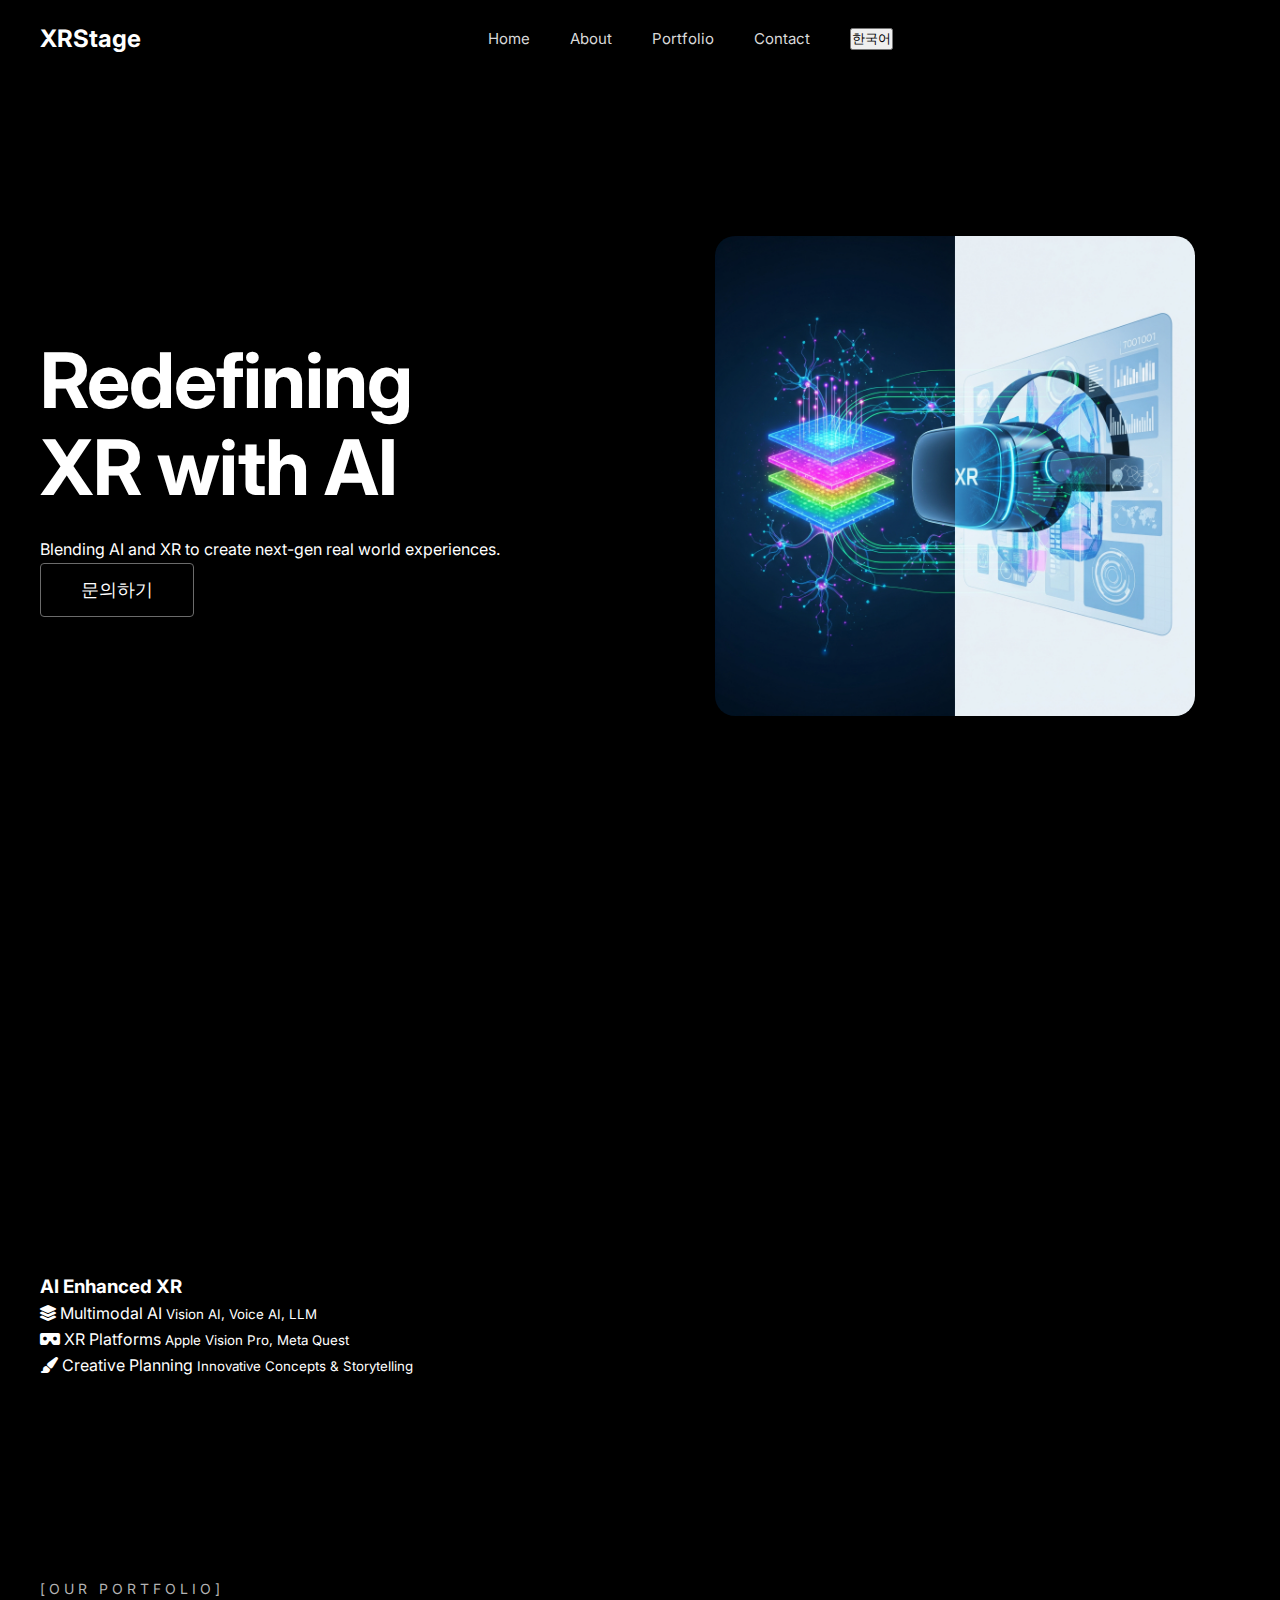
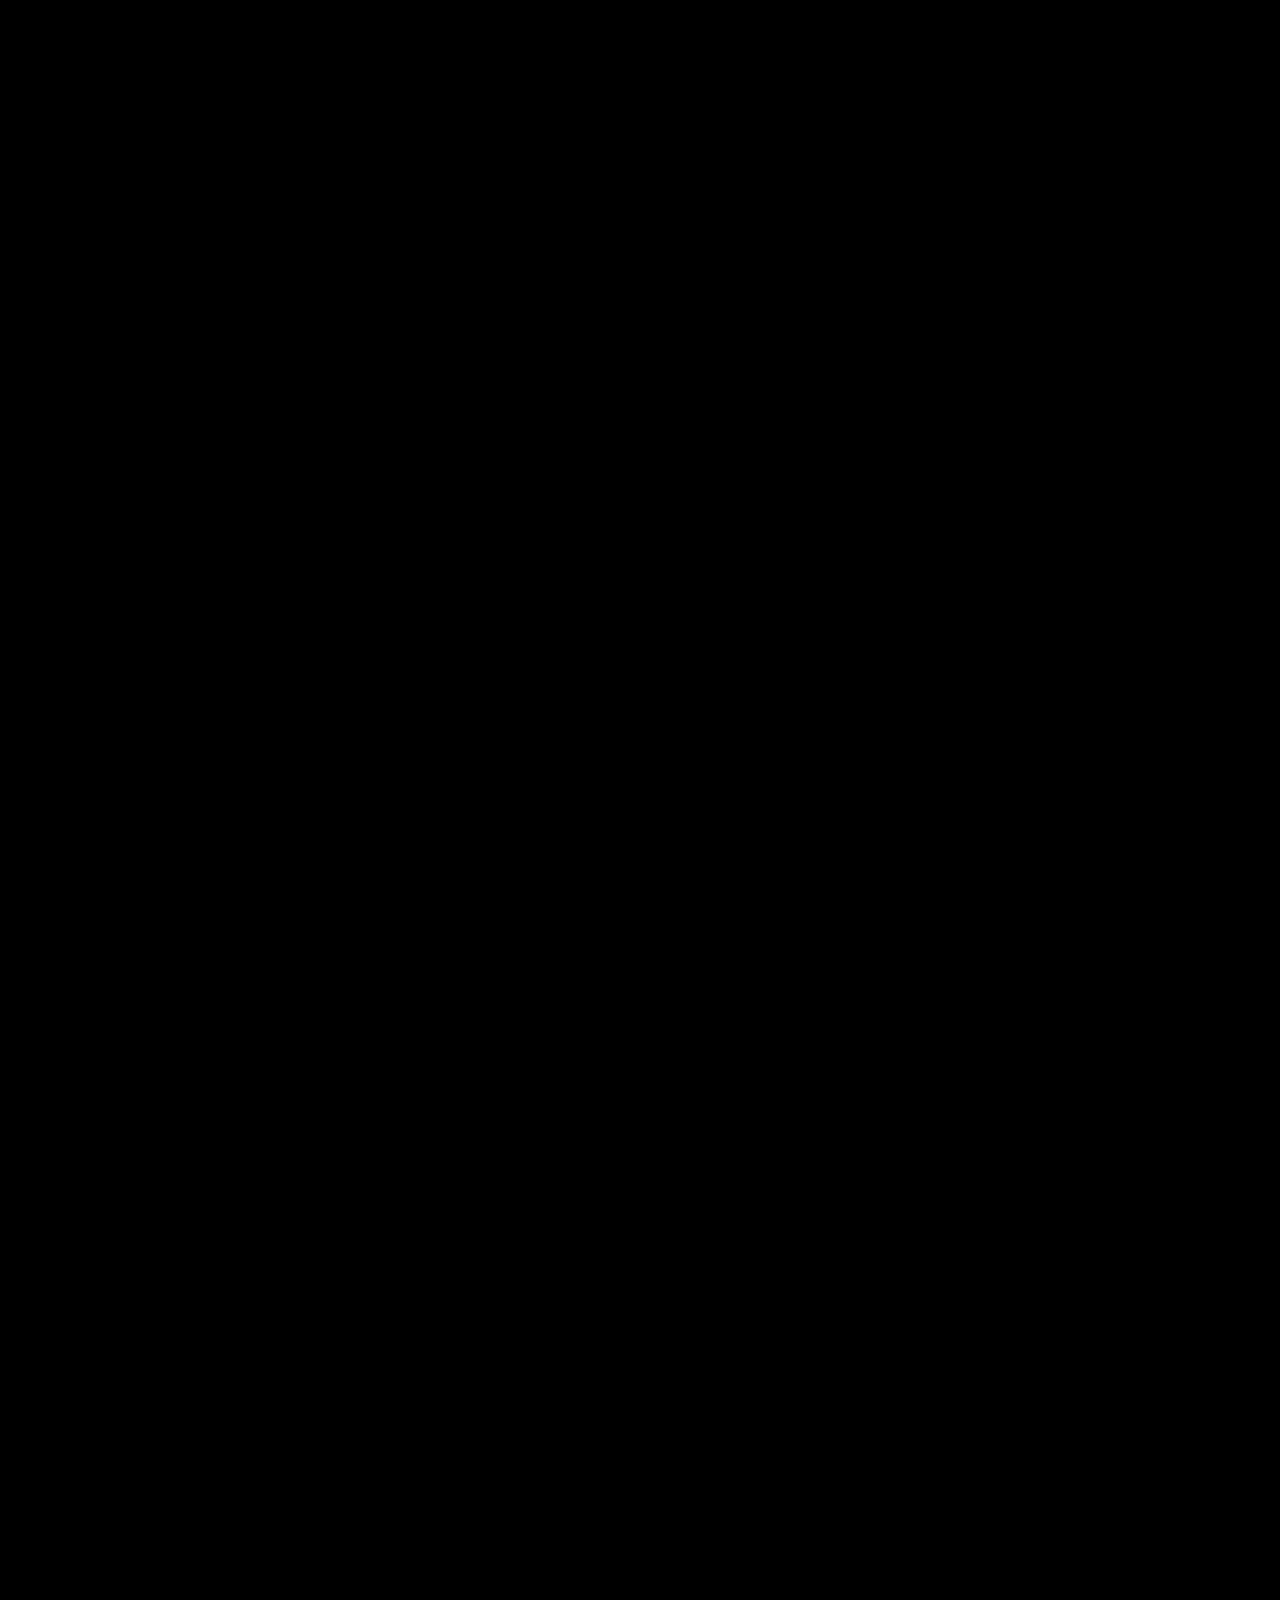
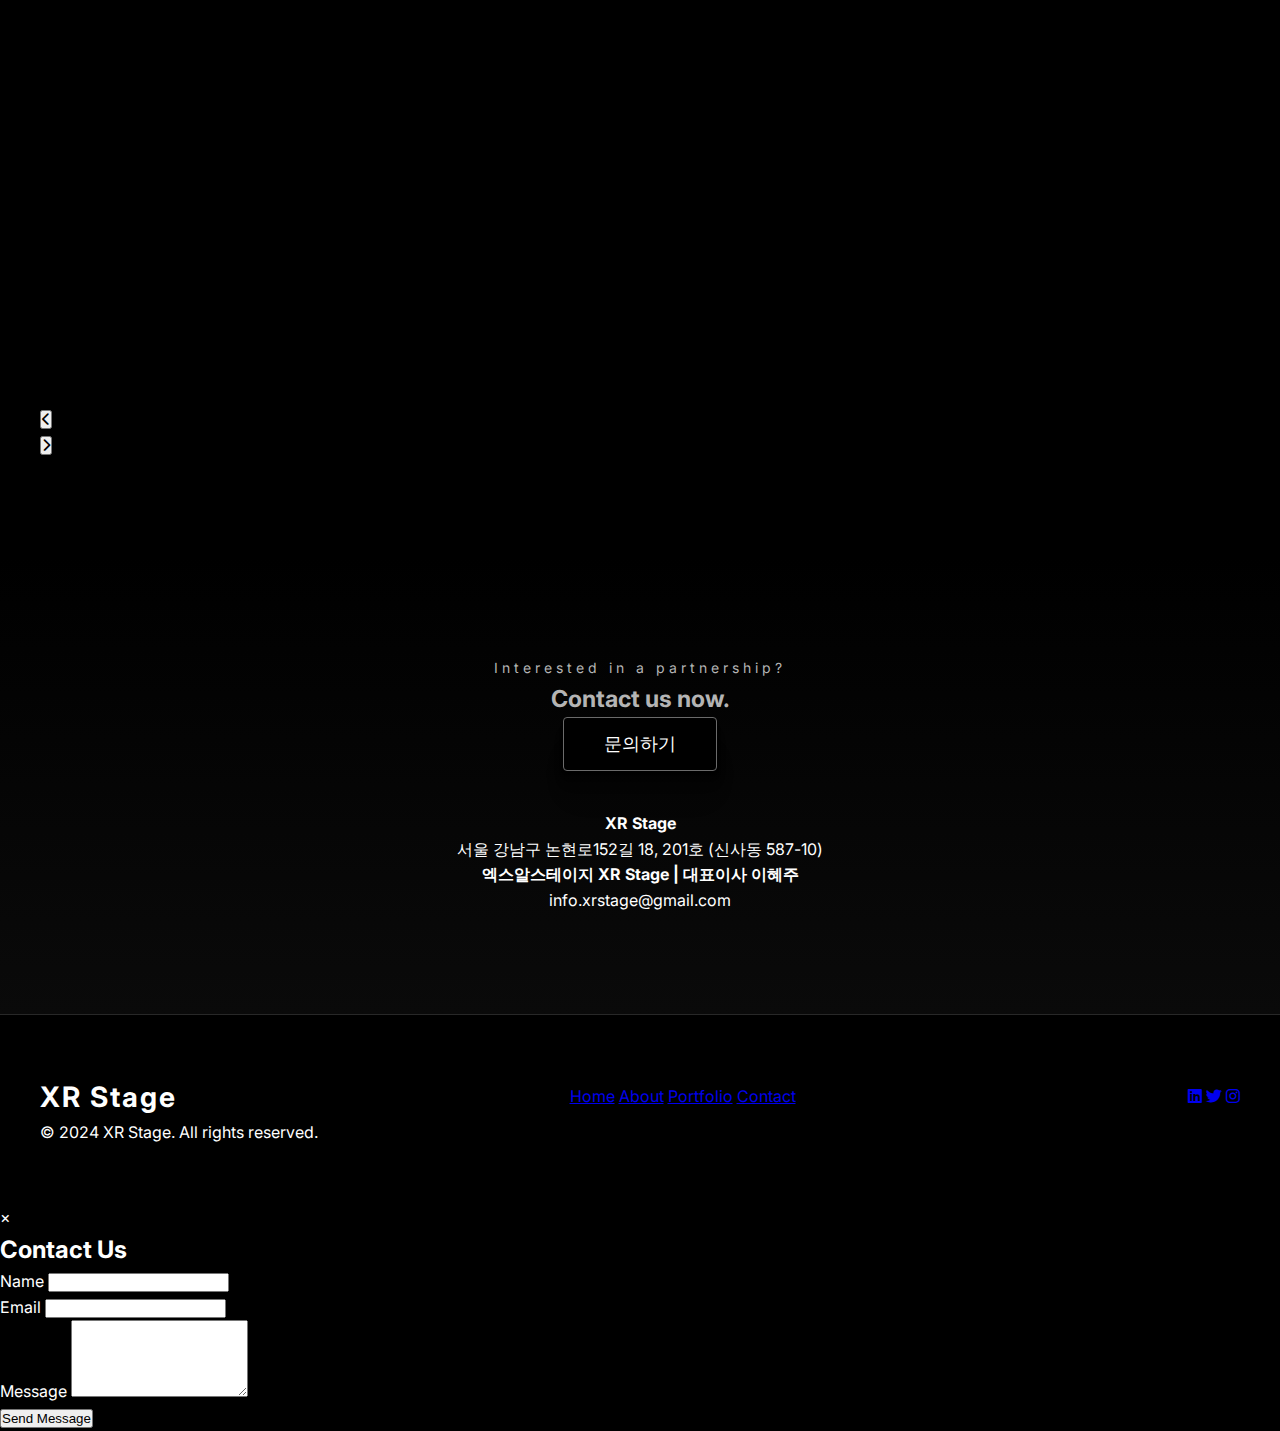
<file: index.html>
<!DOCTYPE html>
<html lang="ko">
<head>
    <meta charset="UTF-8">
    <meta name="viewport" content="width=device-width, initial-scale=1.0">
    <title>XR Stage - Mixed Reality Technology Studio</title>
    <link rel="stylesheet" href="styles.css">
    <link href="https://fonts.googleapis.com/css2?family=Inter:wght@300;400;500;600;700&display=swap" rel="stylesheet">
    <link rel="stylesheet" href="https://cdnjs.cloudflare.com/ajax/libs/font-awesome/6.0.0/css/all.min.css">
</head>
<body>
    <!-- Navigation -->
    <nav class="navbar">
        <div class="nav-container">
            <div class="nav-logo">
                <h2>XRStage</h2>
            </div>
            <div class="nav-menu">
                <a href="#home" class="nav-link">Home</a>
                <a href="#about" class="nav-link">About</a>
                <a href="#portfolio" class="nav-link">Portfolio</a>
                <a href="#contact" class="nav-link">Contact</a>
                <button class="language-toggle" onclick="toggleLanguage()">
                    <span class="lang-text">한국어</span>
                </button>
            </div>
            <div class="hamburger">
                <span></span>
                <span></span>
                <span></span>
            </div>
        </div>
    </nav>

    <!-- Hero Section -->
    <section id="home" class="hero">
        <div class="hero-content">
            <div class="hero-text">
                <h1 class="hero-title">
                    <span class="title-line">Redefining</span>
                    <span class="title-line highlight">XR with AI</span>
                </h1>
                <p class="hero-description">
                    Blending AI and XR to create next-gen real world experiences.
                </p>
                <button class="cta-button" onclick="scrollToContact()">
                    문의하기
                </button>
            </div>
            <div class="hero-visual">
                <div class="hero-image-container">
                    <img src="Gemini_Generated_Image_l7mmukl7mmukl7mm.jpeg" alt="AI and XR Integration - Neural Networks and Virtual Reality" class="hero-image">
                    <div class="image-overlay"></div>
                </div>
            </div>
        </div>
        <div class="scroll-indicator">
            <div class="scroll-arrow"></div>
        </div>
    </section>

    <!-- About Section -->
    <section id="about" class="about">
        <div class="container">
            <div class="about-content">
                <div class="about-text">
                    <h2 class="section-title">Our Pursuit of AI in XR</h2>
                    <p class="about-description">
                        We are pioneering the future of extended reality by seamlessly integrating artificial intelligence in immersive environment.
                    </p>
                    <p class="about-description-kr">
                        XRStage는 인공지능과 몰입형 기술을 융합한 XR의 미래를 선도합니다.
                    </p>
                </div>
                <div class="about-visual">
                    <div class="tech-section">
                        <h3 class="tech-category">AI Enhanced XR</h3>
                        <div class="tech-grid">
                            <div class="tech-item">
                                <i class="fas fa-layer-group"></i>
                                <span>Multimodal AI</span>
                                <small>Vision AI, Voice AI, LLM</small>
                            </div>
                            <div class="tech-item">
                                <i class="fas fa-vr-cardboard"></i>
                                <span>XR Platforms</span>
                                <small>Apple Vision Pro, Meta Quest</small>
                            </div>
                            <div class="tech-item">
                                <i class="fas fa-paint-brush"></i>
                                <span>Creative Planning</span>
                                <small>Innovative Concepts & Storytelling</small>
                            </div>
                        </div>
                    </div>
                </div>
            </div>
        </div>
    </section>



    <!-- Portfolio Section -->
    <section id="portfolio" class="portfolio">
        <div class="container">
            <h2 class="section-title">[OUR PORTFOLIO]</h2>
            <div class="portfolio-carousel">
                <div class="carousel-container">
                    <div class="carousel-track">
                        <div class="portfolio-item">
                            <div class="portfolio-image">
                                <div class="placeholder-image"></div>
                            </div>
                            <div class="portfolio-content">
                                <h3>Speakeasy - AI Chatbot</h3>
                                <p>An immersive XR space for emotional healing using LLM, TTS, STT, and OpenXR technologies</p>
                                <div class="portfolio-tags">
                                    <span class="tag">Meta Quest</span>
                                    <span class="tag">AI Therapy</span>
                                    <span class="tag">Emotional Healing</span>
                                </div>
                            </div>
                        </div>
                        <div class="portfolio-item">
                            <div class="portfolio-image">
                                <div class="placeholder-image"></div>
                            </div>
                            <div class="portfolio-content">
                                <h3>Ecolens</h3>
                                <p>AI-XR ecological experience with plant recognition using CNN, ViT, and LLM-based natural language processing</p>
                                <div class="portfolio-tags">
                                    <span class="tag">Meta Quest</span>
                                    <span class="tag">Computer Vision</span>
                                    <span class="tag">Educational</span>
                                </div>
                            </div>
                        </div>
                        <div class="portfolio-item">
                            <div class="portfolio-image">
                                <div class="placeholder-image"></div>
                            </div>
                            <div class="portfolio-content">
                                <h3>Weather Watch</h3>
                                <p>Real-time 3D weather visualization with spatial widgets for Apple Vision Pro</p>
                                <div class="portfolio-tags">
                                    <span class="tag">Apple Vision Pro</span>
                                    <span class="tag">3D Weather</span>
                                    <span class="tag">Spatial UI</span>
                                </div>
                            </div>
                        </div>
                        <div class="portfolio-item">
                            <div class="portfolio-image">
                                <div class="placeholder-image"></div>
                            </div>
                            <div class="portfolio-content">
                                <h3>Calculator Voice</h3>
                                <p>Voice-controlled calculator with spatial user interface for hands-free operation</p>
                                <div class="portfolio-tags">
                                    <span class="tag">Apple Vision Pro</span>
                                    <span class="tag">Voice Control</span>
                                    <span class="tag">Spatial UI</span>
                                </div>
                            </div>
                        </div>
                        <div class="portfolio-item">
                            <div class="portfolio-image">
                                <div class="placeholder-image"></div>
                            </div>
                            <div class="portfolio-content">
                                <h3>Furniture Puzzle</h3>
                                <p>AR furniture placement app with hand-tracking technology and AI assistant integration</p>
                                <div class="portfolio-tags">
                                    <span class="tag">Apple Vision Pro</span>
                                    <span class="tag">Hand Tracking</span>
                                    <span class="tag">AR Placement</span>
                                </div>
                            </div>
                        </div>
                    </div>
                </div>
                <div class="carousel-controls">
                    <button class="carousel-btn prev-btn" onclick="slidePortfolio('prev')">
                        <i class="fas fa-chevron-left"></i>
                    </button>
                    <div class="carousel-dots">
                        <span class="dot active" onclick="goToSlide(0)"></span>
                        <span class="dot" onclick="goToSlide(1)"></span>
                        <span class="dot" onclick="goToSlide(2)"></span>
                        <span class="dot" onclick="goToSlide(3)"></span>
                        <span class="dot" onclick="goToSlide(4)"></span>
                    </div>
                    <button class="carousel-btn next-btn" onclick="slidePortfolio('next')">
                        <i class="fas fa-chevron-right"></i>
                    </button>
                </div>
            </div>
        </div>
    </section>

    <!-- Contact Section -->
    <section id="contact" class="contact">
        <div class="container">
            <div class="contact-content">
                <div class="contact-text">
                    <h2 class="section-title">Interested in a partnership?</h2>
                    <h3 class="contact-subtitle">Contact us now.</h3>
                    <button class="cta-button" onclick="openContactForm()">
                        문의하기
                    </button>
                </div>
                <div class="contact-info">
                    <div class="info-item">
                        <h4>XR Stage</h4>
                        <p>서울 강남구 논현로152길 18, 201호 (신사동 587-10)</p>
                    </div>
                    <div class="info-item">
                        <h4>엑스알스테이지 XR Stage | 대표이사 이혜주</h4>
                        <p>info.xrstage@gmail.com</p>
                    </div>
                </div>
            </div>
        </div>
    </section>

    <!-- Footer -->
    <footer class="footer">
        <div class="container">
            <div class="footer-content">
                <div class="footer-logo">
                    <h3>XR Stage</h3>
                </div>
                <div class="footer-links">
                    <a href="#home">Home</a>
                    <a href="#about">About</a>
                    <a href="#portfolio">Portfolio</a>
                    <a href="#contact">Contact</a>
                </div>
                <div class="footer-social">
                    <a href="#" class="social-link"><i class="fab fa-linkedin"></i></a>
                    <a href="#" class="social-link"><i class="fab fa-twitter"></i></a>
                    <a href="#" class="social-link"><i class="fab fa-instagram"></i></a>
                </div>
            </div>
            <div class="footer-bottom">
                <p>&copy; 2024 XR Stage. All rights reserved.</p>
            </div>
        </div>
    </footer>

    <!-- Contact Modal -->
    <div id="contactModal" class="modal">
        <div class="modal-content">
            <span class="close" onclick="closeContactForm()">&times;</span>
            <h2>Contact Us</h2>
            <form class="contact-form">
                <div class="form-group">
                    <label for="name">Name</label>
                    <input type="text" id="name" name="name" required>
                </div>
                <div class="form-group">
                    <label for="email">Email</label>
                    <input type="email" id="email" name="email" required>
                </div>
                <div class="form-group">
                    <label for="message">Message</label>
                    <textarea id="message" name="message" rows="5" required></textarea>
                </div>
                <button type="submit" class="submit-button">Send Message</button>
            </form>
        </div>
    </div>

    <script src="script.js"></script>
</body>
</html>
</file>
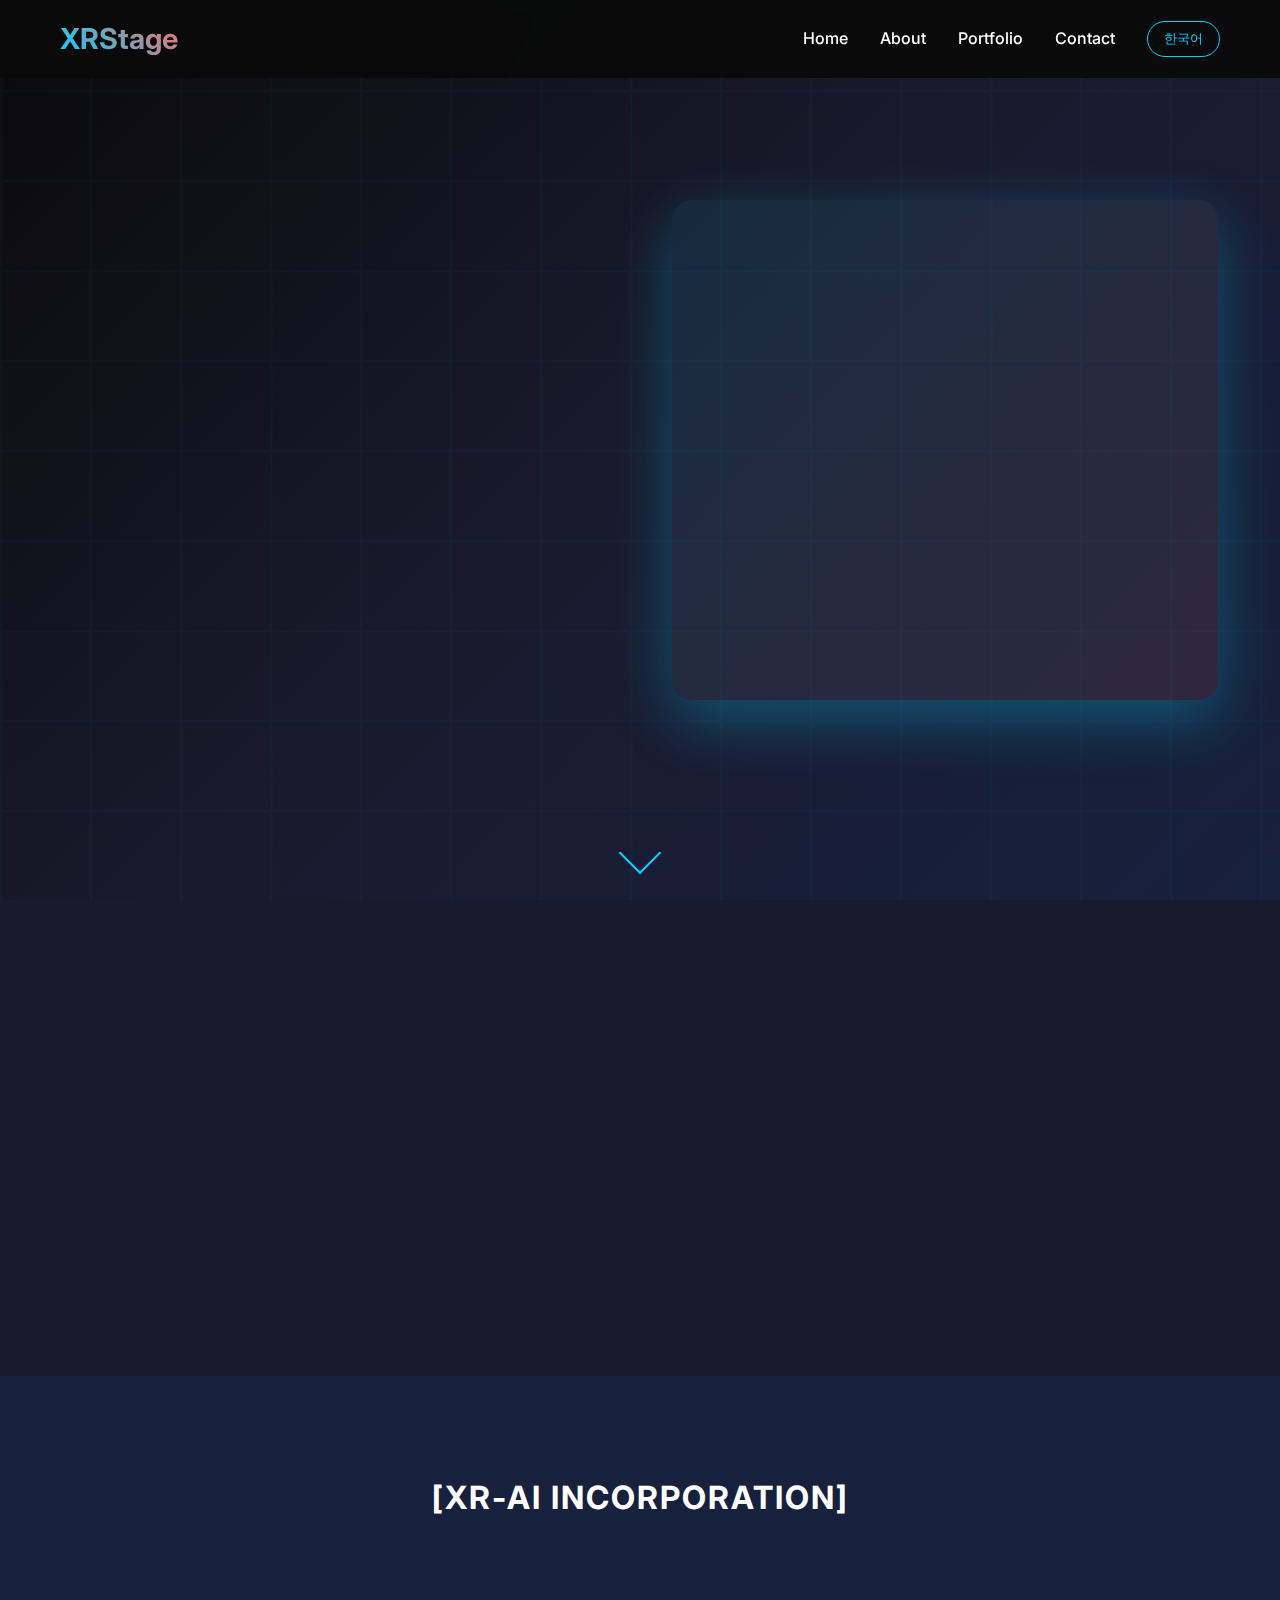
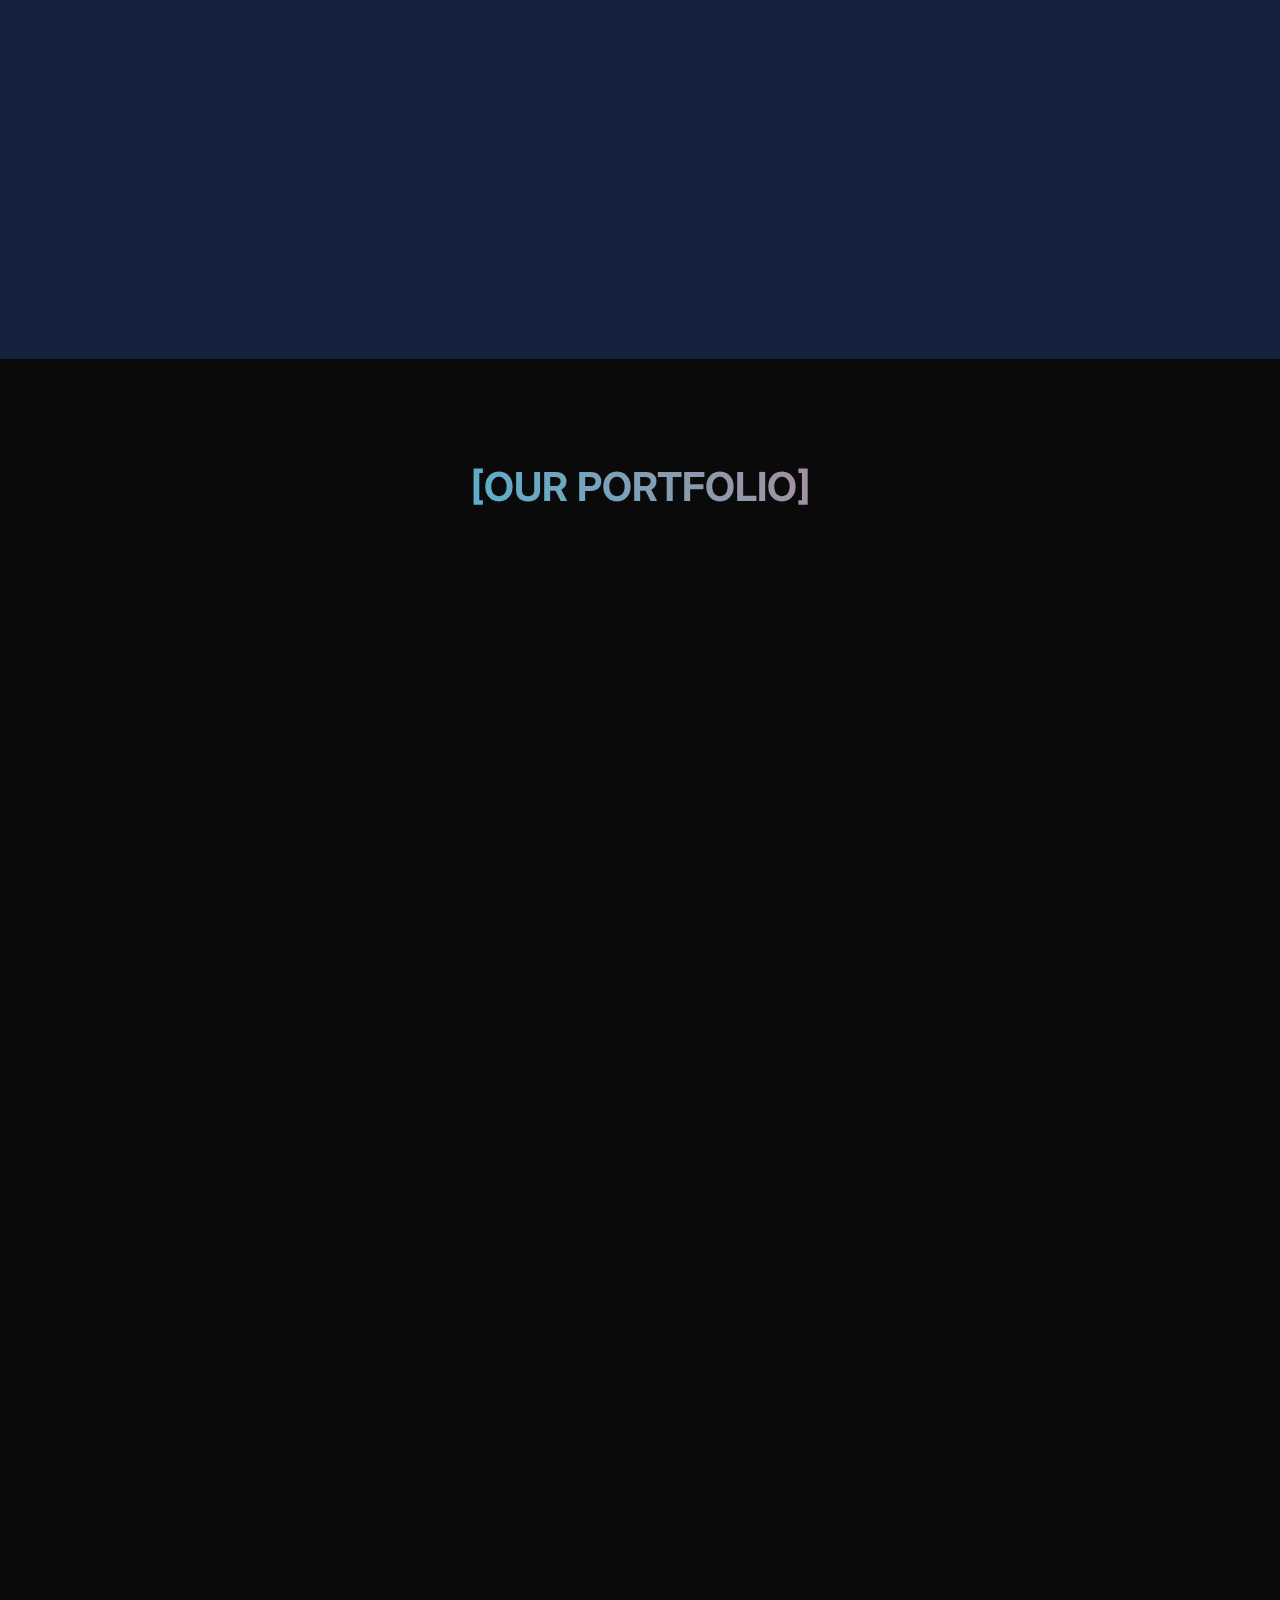
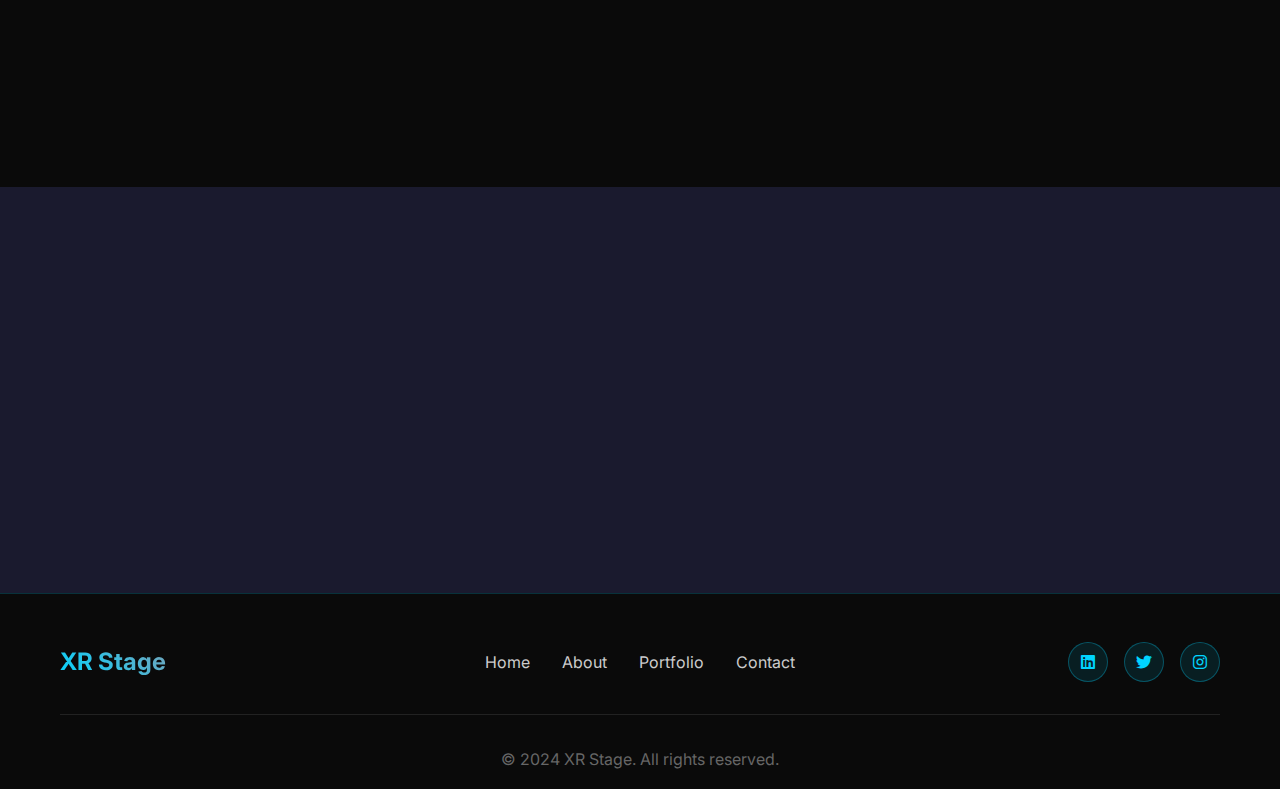
<file: v1/index.html>
<!DOCTYPE html>
<html lang="ko">
<head>
    <meta charset="UTF-8">
    <meta name="viewport" content="width=device-width, initial-scale=1.0">
    <title>XR Stage - Mixed Reality Technology Studio</title>
    <link rel="stylesheet" href="styles.css">
    <link href="https://fonts.googleapis.com/css2?family=Inter:wght@300;400;500;600;700&display=swap" rel="stylesheet">
    <link rel="stylesheet" href="https://cdnjs.cloudflare.com/ajax/libs/font-awesome/6.0.0/css/all.min.css">
</head>
<body>
    <!-- Navigation -->
    <nav class="navbar">
        <div class="nav-container">
            <div class="nav-logo">
                <h2>XRStage</h2>
            </div>
            <div class="nav-menu">
                <a href="#home" class="nav-link">Home</a>
                <a href="#about" class="nav-link">About</a>
                <a href="#portfolio" class="nav-link">Portfolio</a>
                <a href="#contact" class="nav-link">Contact</a>
                <button class="language-toggle" onclick="toggleLanguage()">
                    <span class="lang-text">한국어</span>
                </button>
            </div>
            <div class="hamburger">
                <span></span>
                <span></span>
                <span></span>
            </div>
        </div>
    </nav>

    <!-- Hero Section -->
    <section id="home" class="hero">
        <div class="hero-content">
            <div class="hero-text">
                <h1 class="hero-title">
                    <span class="title-line">Redefining</span>
                    <span class="title-line highlight">XR with AI</span>
                </h1>
                <p class="hero-description">
                    Blending AI and XR to create next-gen real world experiences.
                </p>
                <button class="cta-button" onclick="scrollToContact()">
                    문의하기
                </button>
            </div>
            <div class="hero-visual">
                <div class="hero-image-container">
                    <img src="Gemini_Generated_Image_l7mmukl7mmukl7mm.jpeg" alt="AI and XR Integration - Neural Networks and Virtual Reality" class="hero-image">
                    <div class="image-overlay"></div>
                </div>
            </div>
        </div>
        <div class="scroll-indicator">
            <div class="scroll-arrow"></div>
        </div>
    </section>

    <!-- About Section -->
    <section id="about" class="about">
        <div class="container">
            <div class="about-content">
                <div class="about-text">
                    <h2 class="section-title">Our Pursuit of AI in XR</h2>
                    <p class="about-description">
                        We are pioneering the future of extended reality by seamlessly integrating artificial intelligence with immersive technologies.
                    </p>
                    <p class="about-description-kr">
                        XRS는 인공지능과 몰입형 기술을 융합하여 확장현실의 미래를 선도합니다.
                    </p>
                </div>
                <div class="about-visual">
                <div class="about-visual">
                    <div class="tech-section">
                        <h3 class="tech-category">Multimodal AI</h3>
                        <div class="tech-grid">
                            <div class="tech-item">
                                <i class="fas fa-eye"></i>
                                <span>Vision AI</span>
                            </div>
                            <div class="tech-item">
                                <i class="fas fa-microphone"></i>
                                <span>Voice AI</span>
                            </div>
                            <div class="tech-item">
                                <i class="fas fa-brain"></i>
                                <span>LLM</span>
                            </div>
                        </div>
                    </div>
                </div>
                </div>
            </div>
        </div>
    </section>

    <!-- R&D Section -->
    <section class="rd-section">
        <div class="container">
            <div class="rd-content">
                <h2 class="rd-title">[XR-AI INCORPORATION]</h2>
                <div class="rd-grid">
                    <div class="rd-item">
                        <div class="rd-icon">
                            <i class="fas fa-layer-group"></i>
                        </div>
                        <h3>Multimodal AI</h3>
                        <p>LLM, TTS, STT, and Vision AI </p>
                    </div>
                    <div class="rd-item">
                        <div class="rd-icon">
                            <i class="fas fa-vr-cardboard"></i>
                        </div>
                        <h3>XR Platforms</h3>
                        <p>Apple Vision Pro, Meta Quest, Android XR Applications</p>
                    </div>
                    <div class="rd-item">
                        <div class="rd-icon">
                            <i class="fas fa-hand-paper"></i>
                        </div>
                        <h3>Hand Tracking</h3>
                        <p>Spatial UI and gesture-based interactions</p>
                    </div>
                </div>
            </div>
        </div>
    </section>

    <!-- Portfolio Section -->
    <section id="portfolio" class="portfolio">
        <div class="container">
            <h2 class="section-title">[OUR PORTFOLIO]</h2>
            <div class="portfolio-grid">
                <div class="portfolio-item">
                    <div class="portfolio-image">
                        <div class="placeholder-image"></div>
                    </div>
                    <div class="portfolio-content">
                        <h3>Speakeasy - AI Chatbot App</h3>
                        <p>AI-XR based immersive therapy space for emotional healing using LLM, TTS, STT, and OpenXR technologies</p>
                        <div class="portfolio-tags">
                            <span class="tag">Meta Quest</span>
                            <span class="tag">AI Therapy</span>
                            <span class="tag">Emotional Healing</span>
                        </div>
                    </div>
                </div>
                <div class="portfolio-item">
                    <div class="portfolio-image">
                        <div class="placeholder-image"></div>
                    </div>
                    <div class="portfolio-content">
                        <h3>Ecolens App</h3>
                        <p>AI-XR ecological experience with plant recognition using CNN, ViT, and LLM-based natural language processing</p>
                        <div class="portfolio-tags">
                            <span class="tag">Meta Quest</span>
                            <span class="tag">Computer Vision</span>
                            <span class="tag">Educational</span>
                        </div>
                    </div>
                </div>
                <div class="portfolio-item">
                    <div class="portfolio-image">
                        <div class="placeholder-image"></div>
                    </div>
                    <div class="portfolio-content">
                        <h3>Weather+watch App</h3>
                        <p>Real-time 3D weather visualization with spatial widgets for Apple Vision Pro</p>
                        <div class="portfolio-tags">
                            <span class="tag">Apple Vision Pro</span>
                            <span class="tag">3D Weather</span>
                            <span class="tag">Spatial UI</span>
                        </div>
                    </div>
                </div>
                <div class="portfolio-item">
                    <div class="portfolio-image">
                        <div class="placeholder-image"></div>
                    </div>
                    <div class="portfolio-content">
                        <h3>Calculator+voice App</h3>
                        <p>Voice-controlled calculator with spatial user interface for hands-free operation</p>
                        <div class="portfolio-tags">
                            <span class="tag">Apple Vision Pro</span>
                            <span class="tag">Voice Control</span>
                            <span class="tag">Spatial UI</span>
                        </div>
                    </div>
                </div>
                <div class="portfolio-item">
                    <div class="portfolio-image">
                        <div class="placeholder-image"></div>
                    </div>
                    <div class="portfolio-content">
                        <h3>Furniture Puzzle App</h3>
                        <p>AR furniture placement app with hand-tracking technology and AI assistant integration</p>
                        <div class="portfolio-tags">
                            <span class="tag">Apple Vision Pro</span>
                            <span class="tag">Hand Tracking</span>
                            <span class="tag">AR Placement</span>
                        </div>
                    </div>
                </div>
            </div>
        </div>
    </section>

    <!-- Contact Section -->
    <section id="contact" class="contact">
        <div class="container">
            <div class="contact-content">
                <div class="contact-text">
                    <h2 class="section-title">Interested in a partnership?</h2>
                    <h3 class="contact-subtitle">Contact us now.</h3>
                    <button class="cta-button" onclick="openContactForm()">
                        문의하기
                    </button>
                </div>
                <div class="contact-info">
                    <div class="info-item">
                        <h4>XR Stage</h4>
                        <p>서울 강남구 논현로152길 18, 201호 (신사동 587-10)</p>
                    </div>
                    <div class="info-item">
                        <h4>엑스알스테이지 XR Stage | 대표이사 이혜주</h4>
                        <p>info.xrstage@gmail.com</p>
                    </div>
                </div>
            </div>
        </div>
    </section>

    <!-- Footer -->
    <footer class="footer">
        <div class="container">
            <div class="footer-content">
                <div class="footer-logo">
                    <h3>XR Stage</h3>
                </div>
                <div class="footer-links">
                    <a href="#home">Home</a>
                    <a href="#about">About</a>
                    <a href="#portfolio">Portfolio</a>
                    <a href="#contact">Contact</a>
                </div>
                <div class="footer-social">
                    <a href="#" class="social-link"><i class="fab fa-linkedin"></i></a>
                    <a href="#" class="social-link"><i class="fab fa-twitter"></i></a>
                    <a href="#" class="social-link"><i class="fab fa-instagram"></i></a>
                </div>
            </div>
            <div class="footer-bottom">
                <p>&copy; 2024 XR Stage. All rights reserved.</p>
            </div>
        </div>
    </footer>

    <!-- Contact Modal -->
    <div id="contactModal" class="modal">
        <div class="modal-content">
            <span class="close" onclick="closeContactForm()">&times;</span>
            <h2>Contact Us</h2>
            <form class="contact-form">
                <div class="form-group">
                    <label for="name">Name</label>
                    <input type="text" id="name" name="name" required>
                </div>
                <div class="form-group">
                    <label for="email">Email</label>
                    <input type="email" id="email" name="email" required>
                </div>
                <div class="form-group">
                    <label for="message">Message</label>
                    <textarea id="message" name="message" rows="5" required></textarea>
                </div>
                <button type="submit" class="submit-button">Send Message</button>
            </form>
        </div>
    </div>

    <script src="script.js"></script>
</body>
</html>
</file>
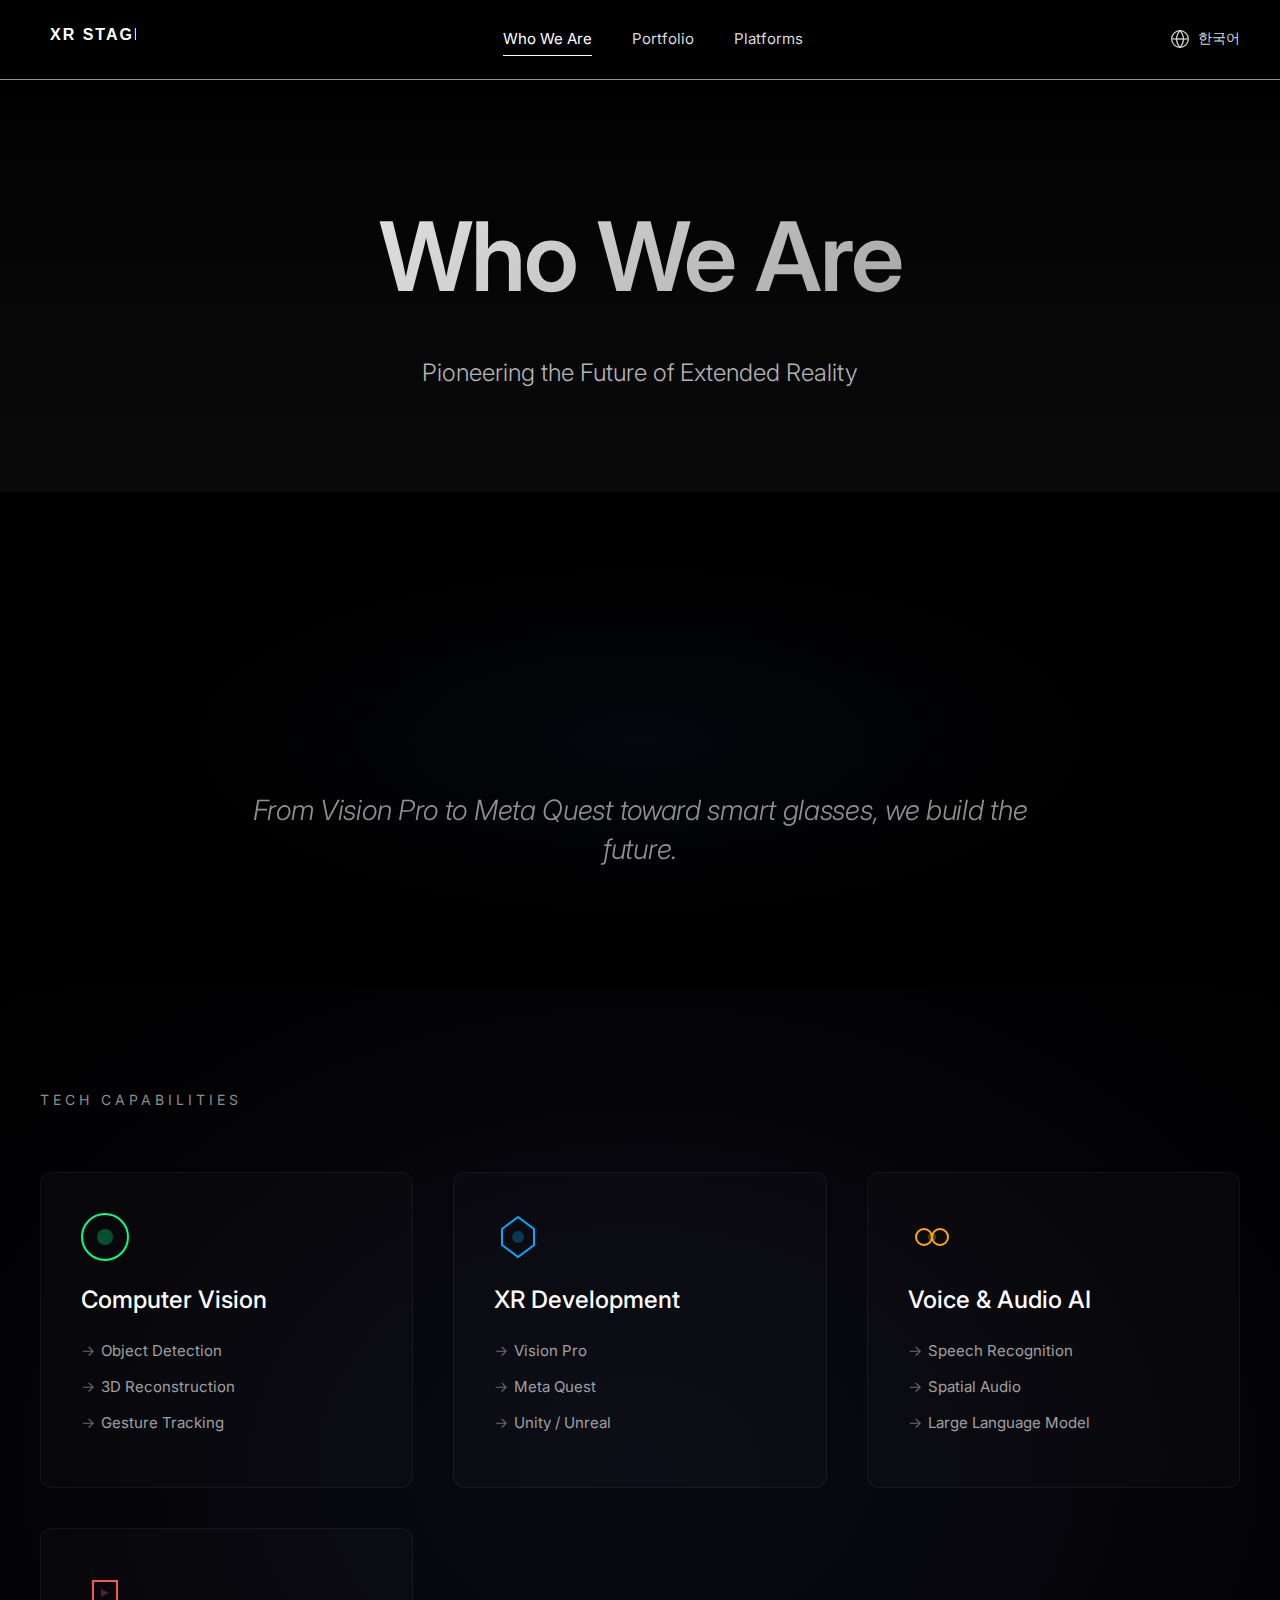
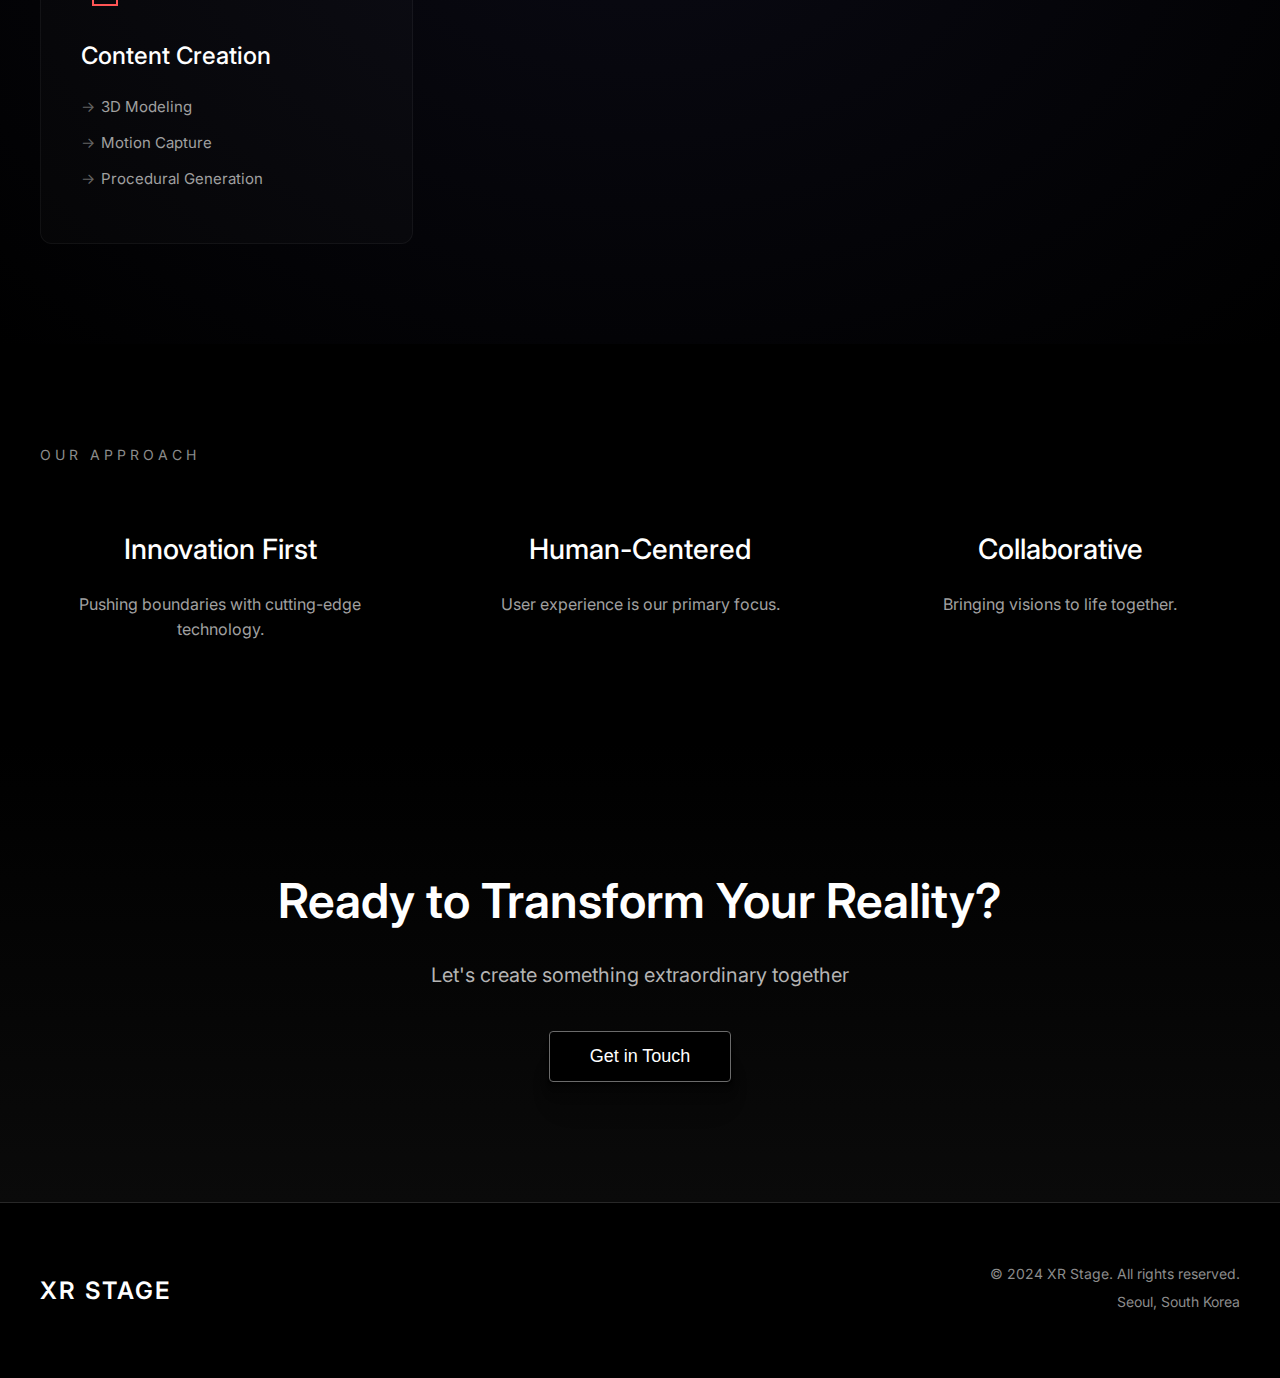
<file: about.html>
<!DOCTYPE html>
<html lang="ko-KR">
<head>
    <meta charset="UTF-8">
    <meta name="viewport" content="width=device-width, initial-scale=1.0">
    <title>Who We Are | XR Stage</title>
    <meta name="description" content="XR Stage - Pioneering XR experiences with cutting-edge AI technology">
    
    <link rel="stylesheet" href="styles.css">
    <link rel="stylesheet" href="about-styles.css">
    <link rel="preconnect" href="https://fonts.googleapis.com">
    <link rel="preconnect" href="https://fonts.gstatic.com" crossorigin>
    <link href="https://fonts.googleapis.com/css2?family=Inter:wght@300;400;500;600&display=swap" rel="stylesheet">
</head>
<body>
    <!-- Navigation -->
    <nav class="navbar">
        <div class="nav-container">
            <div class="logo">
                <a href="index.html" style="text-decoration: none; color: white;">
                    <svg width="96" height="30" viewBox="0 0 96 30" fill="none" xmlns="http://www.w3.org/2000/svg">
                        <text x="10" y="20" fill="white" font-family="Arial" font-size="16" font-weight="bold">XR STAGE</text>
                    </svg>
                </a>
            </div>
            <div class="nav-menu">
                <a href="about.html" class="nav-link active">Who We Are</a>
                <a href="portfolio.html" class="nav-link">Portfolio</a>
                <a href="platforms.html" class="nav-link">Platforms</a>
            </div>
            <div class="nav-right">
                <button class="language-btn">
                    <svg width="24" height="24" viewBox="0 0 24 24" fill="none" xmlns="http://www.w3.org/2000/svg">
                        <circle cx="12" cy="12" r="10" stroke="#D9D9D9" stroke-width="1.5"/>
                        <path d="M12 2C12 2 16 6 16 12C16 18 12 22 12 22" stroke="#D9D9D9" stroke-width="1.5"/>
                        <path d="M12 2C12 2 8 6 8 12C8 18 12 22 12 22" stroke="#D9D9D9" stroke-width="1.5"/>
                        <path d="M3 12H21" stroke="#D9D9D9" stroke-width="1.5"/>
                    </svg>
                    <span>한국어</span>
                </button>
            </div>
        </div>
        <div class="nav-bottom-line"></div>
    </nav>

    <!-- Hero Section -->
    <section class="about-hero">
        <div class="container">
            <h1 class="page-title">Who We Are</h1>
            <p class="page-subtitle">Pioneering the Future of Extended Reality</p>
        </div>
    </section>

    <!-- Mission Section -->
    <section class="mission-section">
        <div class="container">
            <div class="mission-content">
                <div class="mission-text">
                    <p class="mission-line">We bridge the physical and digital world through AI and XR.</p>
                    <p class="mission-line">Reimagining reality through intelligent immersion.</p>
                    <p class="mission-line">From Vision Pro to Meta Quest toward smart glasses, we build the future.</p>
                </div>
            </div>
        </div>
    </section>

    <!-- Tech Capabilities Section -->
    <section class="tech-section">
        <div class="container">
            <h2 class="section-title">Tech Capabilities</h2>
            <div class="tech-grid">
                <div class="tech-card">
                    <div class="tech-icon">
                        <svg width="48" height="48" viewBox="0 0 48 48" fill="none">
                            <circle cx="24" cy="24" r="23" stroke="#00ff88" stroke-width="2"/>
                            <circle cx="24" cy="24" r="8" fill="#00ff88" opacity="0.3"/>
                        </svg>
                    </div>
                    <h3>Computer Vision</h3>
                    <ul class="tech-list">
                        <li>Object Detection</li>
                        <li>3D Reconstruction</li>
                        <li>Gesture Tracking</li>
                    </ul>
                </div>
                <div class="tech-card">
                    <div class="tech-icon">
                        <svg width="48" height="48" viewBox="0 0 48 48" fill="none">
                            <path d="M24 4 L40 16 L40 32 L24 44 L8 32 L8 16 Z" stroke="#00aaff" stroke-width="2"/>
                            <circle cx="24" cy="24" r="6" fill="#00aaff" opacity="0.3"/>
                        </svg>
                    </div>
                    <h3>XR Development</h3>
                    <ul class="tech-list">
                        <li>Vision Pro</li>
                        <li>Meta Quest</li>
                        <li>Unity / Unreal</li>
                    </ul>
                </div>
                
                <div class="tech-card">
                    <div class="tech-icon">
                        <svg width="48" height="48" viewBox="0 0 48 48" fill="none">
                            <circle cx="16" cy="24" r="8" stroke="#ffaa00" stroke-width="2"/>
                            <circle cx="32" cy="24" r="8" stroke="#ffaa00" stroke-width="2"/>
                            <circle cx="24" cy="24" r="4" fill="#ffaa00" opacity="0.3"/>
                        </svg>
                    </div>
                    <h3>Voice & Audio AI</h3>
                    <ul class="tech-list">
                        <li>Speech Recognition</li>
                        <li>Spatial Audio</li>
                        <li>Large Language Model</li>
                    </ul>
                </div>
                
                <div class="tech-card">
                    <div class="tech-icon">
                        <svg width="48" height="48" viewBox="0 0 48 48" fill="none">
                            <path d="M12 12 L36 12 L36 36 L12 36 Z" stroke="#ff5555" stroke-width="2"/>
                            <path d="M20 20 L28 24 L20 28 Z" fill="#ff5555" opacity="0.3"/>
                        </svg>
                    </div>
                    <h3>Content Creation</h3>
                    <ul class="tech-list">
                        <li>3D Modeling</li>
                        <li>Motion Capture</li>
                        <li>Procedural Generation</li>
                    </ul>
                </div>
            </div>
        </div>
    </section>

    <!-- Team Section -->
    <section class="team-section">
        <div class="container">
            <h2 class="section-title">Our Approach</h2>
            <div class="approach-grid">
                <div class="approach-item">
                    <h3>Innovation First</h3>
                    <p>Pushing boundaries with cutting-edge technology.</p>
                </div>
                <div class="approach-item">
                    <h3>Human-Centered</h3>
                    <p>User experience is our primary focus.</p>
                </div>
                <div class="approach-item">
                    <h3>Collaborative</h3>
                    <p>Bringing visions to life together.</p>
                </div>
            </div>
        </div>
    </section>

    <!-- CTA Section -->
    <section class="cta-section">
        <div class="container">
            <h2>Ready to Transform Your Reality?</h2>
            <p>Let's create something extraordinary together</p>
            <button class="cta-button">Get in Touch</button>
        </div>
    </section>

    <!-- Footer -->
    <footer class="footer">
        <div class="container">
            <div class="footer-content">
                <div class="footer-logo">XR STAGE</div>
                <div class="footer-info">
                    <p>&copy; 2024 XR Stage. All rights reserved.</p>
                    <p>Seoul, South Korea</p>
                </div>
            </div>
        </div>
    </footer>

    <script src="script.js"></script>
</body>
</html>
</file>
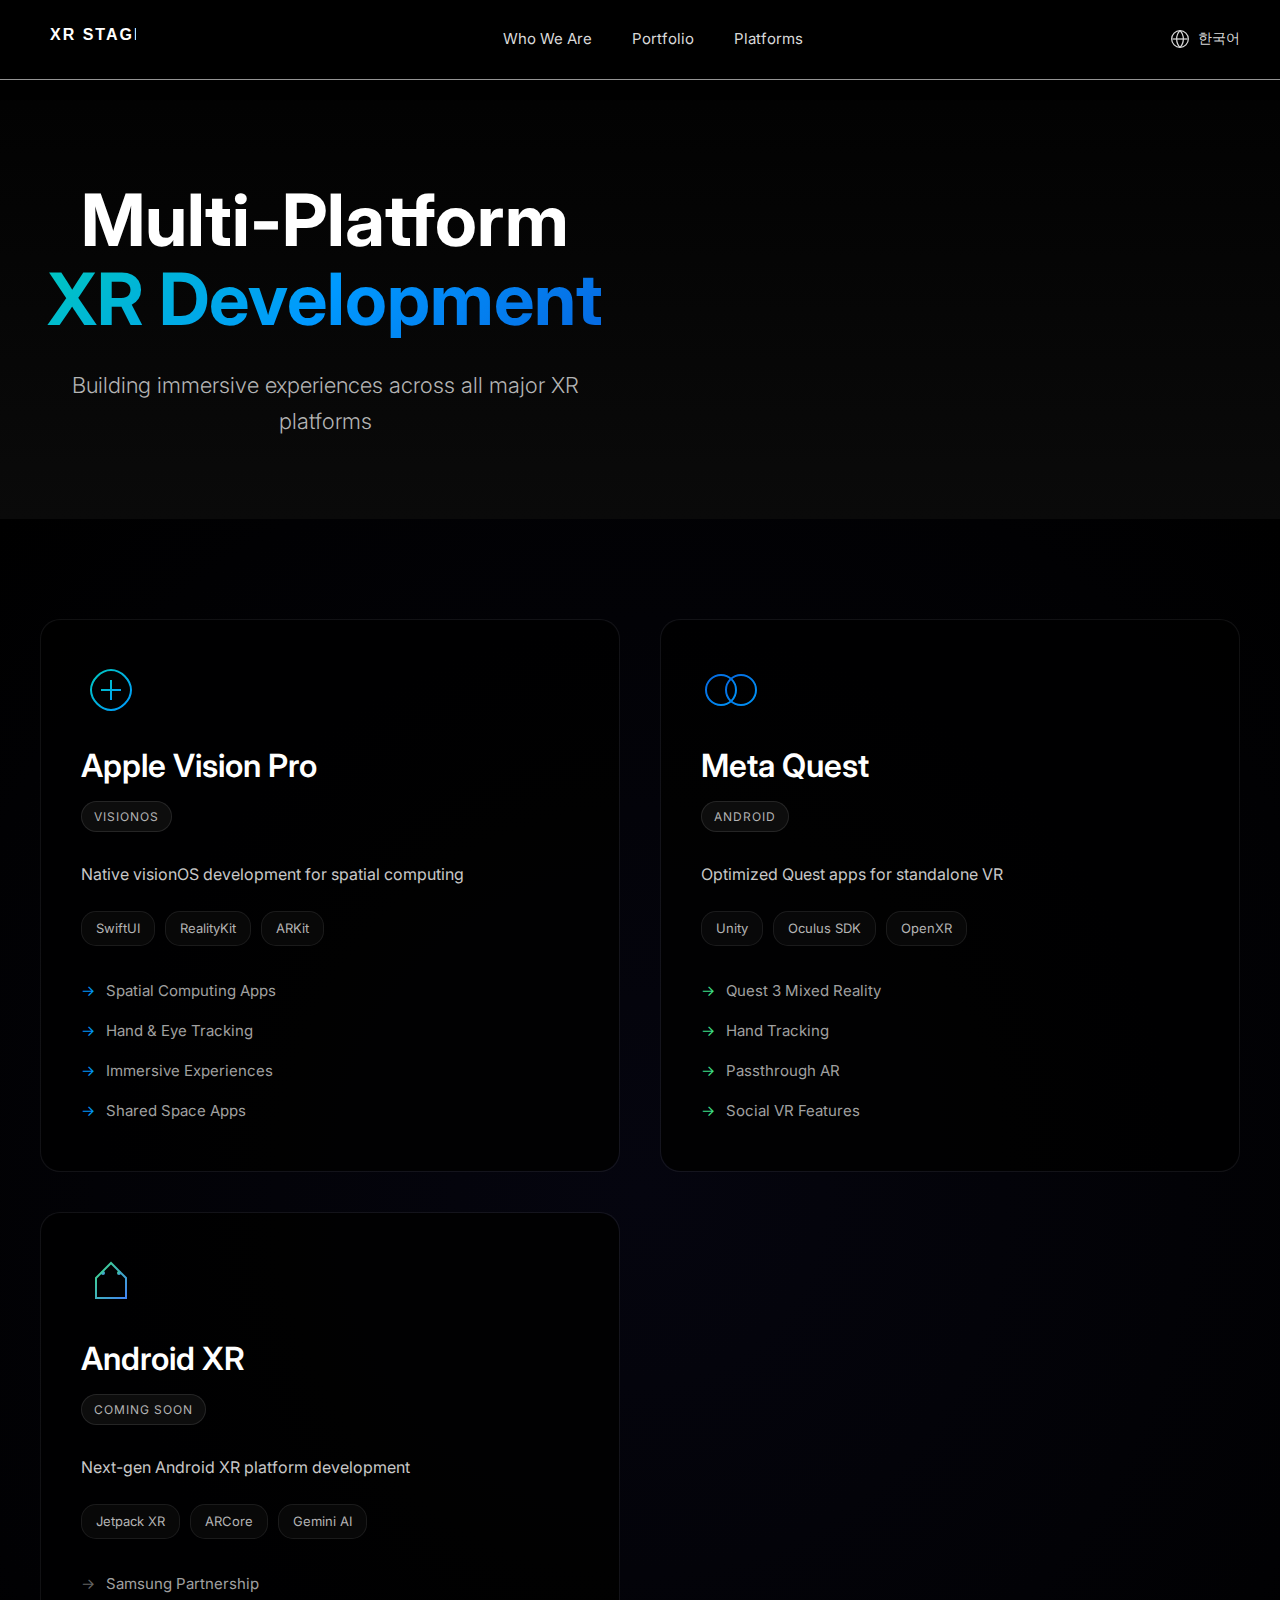
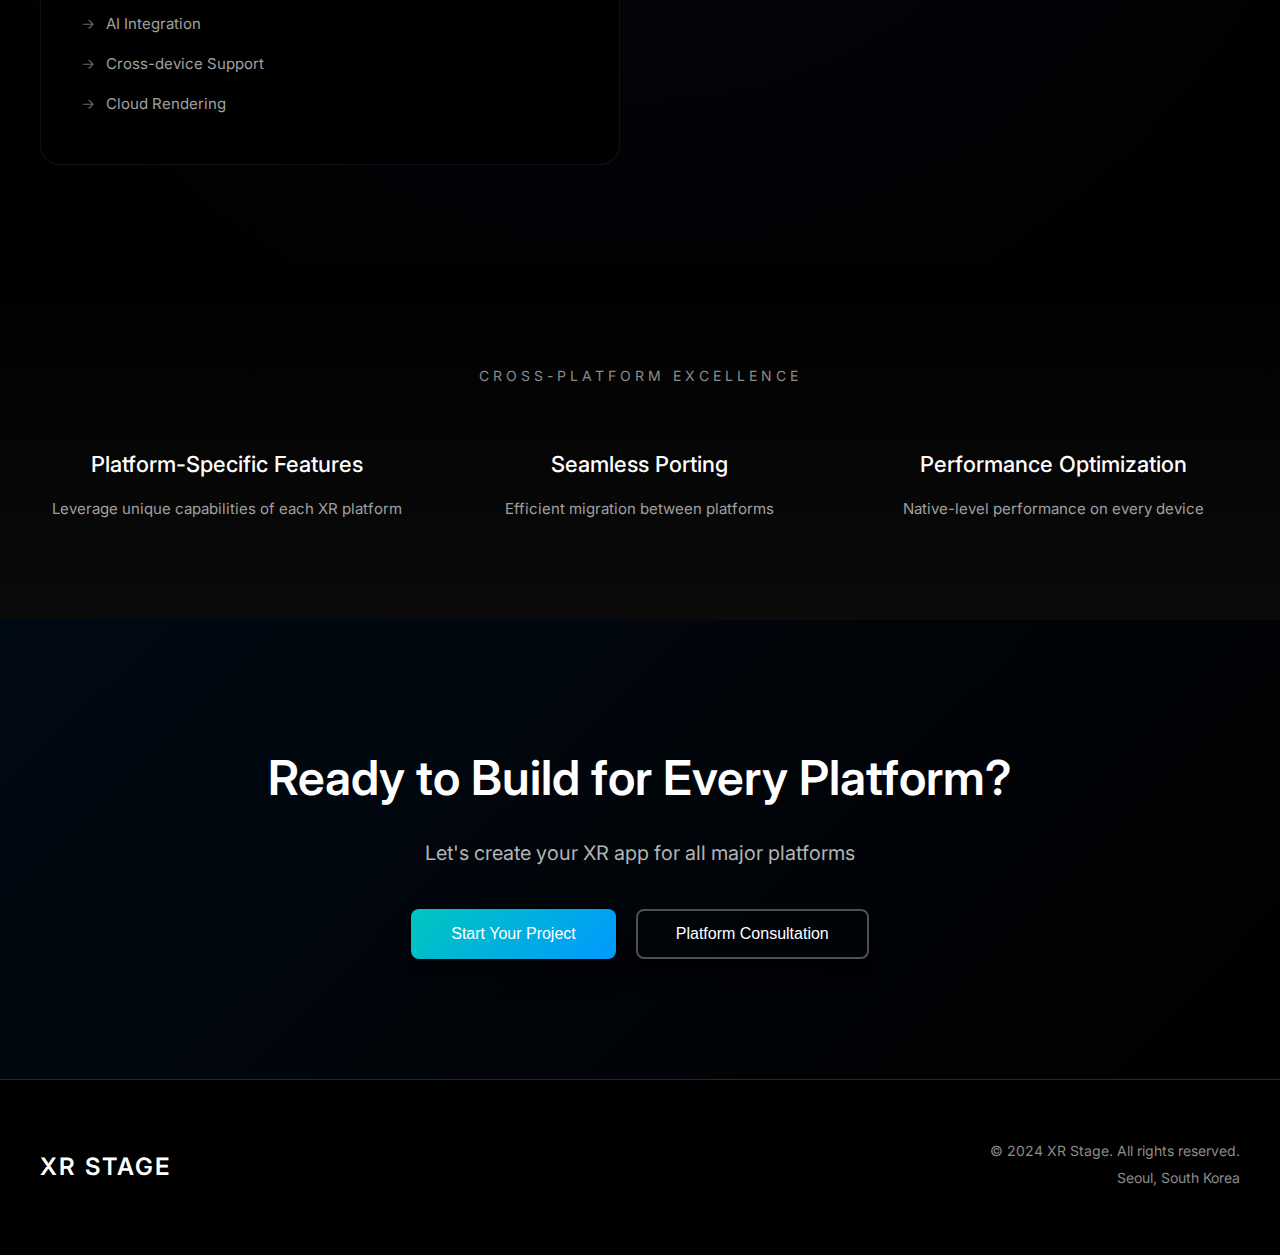
<file: platforms.html>
<!DOCTYPE html>
<html lang="ko-KR">
<head>
    <meta charset="UTF-8">
    <meta name="viewport" content="width=device-width, initial-scale=1.0">
    <title>Platforms | XR Stage</title>
    <meta name="description" content="Multi-platform XR development for visionOS, Meta Quest, and Android XR">
    
    <link rel="stylesheet" href="styles.css">
    <link rel="stylesheet" href="platforms-styles.css">
    <link rel="preconnect" href="https://fonts.googleapis.com">
    <link rel="preconnect" href="https://fonts.gstatic.com" crossorigin>
    <link href="https://fonts.googleapis.com/css2?family=Inter:wght@300;400;500;600&display=swap" rel="stylesheet">
</head>
<body>
    <!-- Navigation -->
    <nav class="navbar">
        <div class="nav-container">
            <div class="logo">
                <a href="index.html" style="text-decoration: none; color: white;">
                    <svg width="96" height="30" viewBox="0 0 96 30" fill="none" xmlns="http://www.w3.org/2000/svg">
                        <text x="10" y="20" fill="white" font-family="Arial" font-size="16" font-weight="bold">XR STAGE</text>
                    </svg>
                </a>
            </div>
            <div class="nav-menu">
                <a href="about.html" class="nav-link">Who We Are</a>
                <a href="portfolio.html" class="nav-link">Portfolio</a>
                <a href="platforms.html" class="nav-link active">Platforms</a>
            </div>
            <div class="nav-right">
                <button class="language-btn">
                    <svg width="24" height="24" viewBox="0 0 24 24" fill="none" xmlns="http://www.w3.org/2000/svg">
                        <circle cx="12" cy="12" r="10" stroke="#D9D9D9" stroke-width="1.5"/>
                        <path d="M12 2C12 2 16 6 16 12C16 18 12 22 12 22" stroke="#D9D9D9" stroke-width="1.5"/>
                        <path d="M12 2C12 2 8 6 8 12C8 18 12 22 12 22" stroke="#D9D9D9" stroke-width="1.5"/>
                        <path d="M3 12H21" stroke="#D9D9D9" stroke-width="1.5"/>
                    </svg>
                    <span>한국어</span>
                </button>
            </div>
        </div>
        <div class="nav-bottom-line"></div>
    </nav>

    <!-- Hero Section -->
    <section class="platforms-hero">
        <div class="container">
            <div class="hero-content">
                <div class="hero-text-section">
                    <h1 class="page-title">
                        <span>Multi-Platform</span>
                        <span class="gradient-text">XR Development</span>
                    </h1>
                    <p class="page-subtitle">
                        Building immersive experiences across all major XR platforms
                    </p>
                </div>
            </div>
        </div>
    </section>

    <!-- Platforms Grid -->
    <section class="platforms-section">
        <div class="container">
            <div class="platforms-grid">
                
                <!-- Platform Images Background -->
                <style>
                    .platform-card {
                        background-size: cover;
                        background-position: center;
                        position: relative;
                    }
                    .platform-card::after {
                        content: '';
                        position: absolute;
                        top: 0;
                        left: 0;
                        right: 0;
                        bottom: 0;
                        background: rgba(0, 0, 0, 0.85);
                        border-radius: 20px;
                        z-index: 1;
                    }
                    .platform-card > * {
                        position: relative;
                        z-index: 2;
                    }
                </style>
                
                <!-- Apple Vision Pro -->
                <div class="platform-card featured" style="background-image: url('https://picsum.photos/600/400?random=10')">
                    <div class="platform-header">
                        <div class="platform-icon">
                            <svg width="60" height="60" viewBox="0 0 60 60" fill="none">
                                <path d="M30 10 C20 10, 10 20, 10 30 C10 40, 20 50, 30 50 C40 50, 50 40, 50 30 C50 20, 40 10, 30 10" 
                                      stroke="url(#apple-gradient)" stroke-width="2" fill="none"/>
                                <path d="M30 20 L30 40 M20 30 L40 30" 
                                      stroke="url(#apple-gradient)" stroke-width="2"/>
                                <defs>
                                    <linearGradient id="apple-gradient" x1="0%" y1="0%" x2="100%" y2="100%">
                                        <stop offset="0%" style="stop-color:#00C7BE;stop-opacity:1" />
                                        <stop offset="100%" style="stop-color:#0099FF;stop-opacity:1" />
                                    </linearGradient>
                                </defs>
                            </svg>
                        </div>
                        <h2>Apple Vision Pro</h2>
                        <span class="platform-badge">visionOS</span>
                    </div>
                    <div class="platform-content">
                        <p class="platform-description">
                            Native visionOS development for spatial computing
                        </p>
                        <div class="tech-stack">
                            <span class="tech-item">SwiftUI</span>
                            <span class="tech-item">RealityKit</span>
                            <span class="tech-item">ARKit</span>
                        </div>
                        <ul class="capability-list">
                            <li>Spatial Computing Apps</li>
                            <li>Hand & Eye Tracking</li>
                            <li>Immersive Experiences</li>
                            <li>Shared Space Apps</li>
                        </ul>
                    </div>
                </div>

                <!-- Meta Quest -->
                <div class="platform-card" style="background-image: url('https://picsum.photos/600/400?random=11')">
                    <div class="platform-header">
                        <div class="platform-icon">
                            <svg width="60" height="60" viewBox="0 0 60 60" fill="none">
                                <circle cx="20" cy="30" r="15" stroke="url(#meta-gradient)" stroke-width="2" fill="none"/>
                                <circle cx="40" cy="30" r="15" stroke="url(#meta-gradient)" stroke-width="2" fill="none"/>
                                <defs>
                                    <linearGradient id="meta-gradient" x1="0%" y1="0%" x2="100%" y2="100%">
                                        <stop offset="0%" style="stop-color:#0668E1;stop-opacity:1" />
                                        <stop offset="100%" style="stop-color:#0095F6;stop-opacity:1" />
                                    </linearGradient>
                                </defs>
                            </svg>
                        </div>
                        <h2>Meta Quest</h2>
                        <span class="platform-badge">Android</span>
                    </div>
                    <div class="platform-content">
                        <p class="platform-description">
                            Optimized Quest apps for standalone VR
                        </p>
                        <div class="tech-stack">
                            <span class="tech-item">Unity</span>
                            <span class="tech-item">Oculus SDK</span>
                            <span class="tech-item">OpenXR</span>
                        </div>
                        <ul class="capability-list">
                            <li>Quest 3 Mixed Reality</li>
                            <li>Hand Tracking</li>
                            <li>Passthrough AR</li>
                            <li>Social VR Features</li>
                        </ul>
                    </div>
                </div>

                <!-- Android XR -->
                <div class="platform-card" style="background-image: url('https://picsum.photos/600/400?random=12')">
                    <div class="platform-header">
                        <div class="platform-icon">
                            <svg width="60" height="60" viewBox="0 0 60 60" fill="none">
                                <path d="M15 25 L30 10 L45 25 L45 45 L15 45 Z" 
                                      stroke="url(#android-gradient)" stroke-width="2" fill="none"/>
                                <circle cx="22" cy="20" r="2" fill="url(#android-gradient)"/>
                                <circle cx="38" cy="20" r="2" fill="url(#android-gradient)"/>
                                <defs>
                                    <linearGradient id="android-gradient" x1="0%" y1="0%" x2="100%" y2="100%">
                                        <stop offset="0%" style="stop-color:#3DDC84;stop-opacity:1" />
                                        <stop offset="100%" style="stop-color:#4285F4;stop-opacity:1" />
                                    </linearGradient>
                                </defs>
                            </svg>
                        </div>
                        <h2>Android XR</h2>
                        <span class="platform-badge">Coming Soon</span>
                    </div>
                    <div class="platform-content">
                        <p class="platform-description">
                            Next-gen Android XR platform development
                        </p>
                        <div class="tech-stack">
                            <span class="tech-item">Jetpack XR</span>
                            <span class="tech-item">ARCore</span>
                            <span class="tech-item">Gemini AI</span>
                        </div>
                        <ul class="capability-list">
                            <li>Samsung Partnership</li>
                            <li>AI Integration</li>
                            <li>Cross-device Support</li>
                            <li>Cloud Rendering</li>
                        </ul>
                    </div>
                </div>

            </div>
        </div>
    </section>

    <!-- Cross-Platform Development -->
    <section class="cross-platform">
        <div class="container">
            <h2 class="section-title">Cross-Platform Excellence</h2>
            <div class="capabilities-grid">
                <div class="capability">
                    <h3>Platform-Specific Features</h3>
                    <p>Leverage unique capabilities of each XR platform</p>
                </div>
                <div class="capability">
                    <h3>Seamless Porting</h3>
                    <p>Efficient migration between platforms</p>
                </div>
                <div class="capability">
                    <h3>Performance Optimization</h3>
                    <p>Native-level performance on every device</p>
                </div>
            </div>
        </div>
    </section>

    <!-- CTA Section -->
    <section class="platforms-cta">
        <div class="container">
            <h2>Ready to Build for Every Platform?</h2>
            <p>Let's create your XR app for all major platforms</p>
            <div class="cta-buttons">
                <button class="cta-button primary">Start Your Project</button>
                <button class="cta-button secondary">Platform Consultation</button>
            </div>
        </div>
    </section>

    <!-- Footer -->
    <footer class="footer">
        <div class="container">
            <div class="footer-content">
                <div class="footer-logo">XR STAGE</div>
                <div class="footer-info">
                    <p>&copy; 2024 XR Stage. All rights reserved.</p>
                    <p>Seoul, South Korea</p>
                </div>
            </div>
        </div>
    </footer>

    <script src="platforms-script.js"></script>
</body>
</html>
</file>
<file: about-styles.css>
/* About Page Specific Styles */

.nav-link.active {
    color: #ffffff;
}

.nav-link.active::after {
    width: 100%;
}

/* About Hero */
.about-hero {
    padding: 180px 40px 100px;
    text-align: center;
    background: linear-gradient(180deg, rgb(0, 0, 0) 0%, rgb(10, 10, 10) 100%);
}

.page-title {
    font-size: clamp(48px, 8vw, 96px);
    font-weight: 600;
    margin-bottom: 20px;
    letter-spacing: -2px;
    background: linear-gradient(135deg, #ffffff 0%, #888888 100%);
    -webkit-background-clip: text;
    -webkit-text-fill-color: transparent;
    animation: fadeInUp 1s ease;
}

.page-subtitle {
    font-size: clamp(18px, 2.5vw, 24px);
    color: rgb(180, 180, 180);
    font-weight: 300;
    animation: fadeInUp 1s ease 0.2s;
    animation-fill-mode: both;
}

/* Mission Section */
.mission-section {
    padding: 120px 40px;
    background: radial-gradient(ellipse at center, rgba(102, 126, 234, 0.05) 0%, rgb(0, 0, 0) 50%);
}

.mission-content {
    max-width: 800px;
    margin: 0 auto;
    text-align: center;
}

.mission-text {
    display: flex;
    flex-direction: column;
    gap: 25px;
}

.mission-line {
    font-size: clamp(20px, 3vw, 28px);
    font-weight: 300;
    line-height: 1.4;
    color: rgb(180, 180, 180);
    letter-spacing: -0.3px;
    margin: 0;
    opacity: 0;
    animation: fadeInUp 0.8s ease forwards;
}

.mission-line:nth-child(1) {
    animation-delay: 0.2s;
    font-weight: 400;
    color: rgb(255, 255, 255);
    font-size: clamp(22px, 3.5vw, 32px);
}

.mission-line:nth-child(2) {
    animation-delay: 0.4s;
    background: linear-gradient(135deg, #667eea 0%, #764ba2 100%);
    -webkit-background-clip: text;
    -webkit-text-fill-color: transparent;
    background-clip: text;
}

.mission-line:nth-child(3) {
    animation-delay: 0.6s;
    font-style: italic;
    opacity: 0.8;
}

@keyframes fadeInUp {
    from {
        opacity: 0;
        transform: translateY(20px);
    }
    to {
        opacity: 1;
        transform: translateY(0);
    }
}

.section-title {
    font-size: 14px;
    letter-spacing: 4px;
    color: rgb(140, 140, 140);
    margin-bottom: 40px;
    text-transform: uppercase;
}

/* Tech Capabilities Section */
.tech-section {
    padding: 100px 40px;
    background: radial-gradient(ellipse at center, rgb(10, 10, 20) 0%, rgb(0, 0, 0) 100%);
}

.tech-grid {
    display: grid;
    grid-template-columns: repeat(auto-fit, minmax(320px, 1fr));
    gap: 40px;
    margin-top: 60px;
}

.tech-card {
    background: rgba(255, 255, 255, 0.02);
    border: 1px solid rgba(255, 255, 255, 0.05);
    border-radius: 12px;
    padding: 40px;
    transition: all 0.4s ease;
    position: relative;
    overflow: hidden;
}

.tech-card::before {
    content: '';
    position: absolute;
    top: -50%;
    left: -50%;
    width: 200%;
    height: 200%;
    background: radial-gradient(circle, rgba(255, 255, 255, 0.05) 0%, transparent 70%);
    opacity: 0;
    transition: opacity 0.4s ease;
    pointer-events: none;
}

.tech-card:hover::before {
    opacity: 1;
}

.tech-card:hover {
    transform: translateY(-5px);
    border-color: rgba(255, 255, 255, 0.1);
    background: rgba(255, 255, 255, 0.04);
}

.tech-icon {
    width: 48px;
    height: 48px;
    margin-bottom: 20px;
}

.tech-card h3 {
    font-size: 24px;
    font-weight: 500;
    margin-bottom: 20px;
    color: #ffffff;
}

.tech-list {
    list-style: none;
    padding: 0;
}

.tech-list li {
    color: rgb(160, 160, 160);
    font-size: 15px;
    margin-bottom: 12px;
    padding-left: 20px;
    position: relative;
}

.tech-list li::before {
    content: '→';
    position: absolute;
    left: 0;
    color: rgb(100, 100, 100);
}

/* Team/Approach Section */
.team-section {
    padding: 100px 40px;
    background-color: rgb(0, 0, 0);
}

.approach-grid {
    display: grid;
    grid-template-columns: repeat(auto-fit, minmax(300px, 1fr));
    gap: 60px;
    margin-top: 60px;
}

.approach-item {
    text-align: center;
}

.approach-item h3 {
    font-size: 28px;
    font-weight: 500;
    margin-bottom: 20px;
    color: #ffffff;
}

.approach-item p {
    font-size: 16px;
    color: rgb(160, 160, 160);
    line-height: 1.6;
}

/* CTA Section */
.cta-section {
    padding: 120px 40px;
    background: linear-gradient(180deg, rgb(0, 0, 0) 0%, rgb(10, 10, 10) 100%);
    text-align: center;
}

.cta-section h2 {
    font-size: clamp(36px, 4vw, 48px);
    font-weight: 600;
    margin-bottom: 20px;
    color: #ffffff;
}

.cta-section p {
    font-size: 20px;
    color: rgb(180, 180, 180);
    margin-bottom: 40px;
}

/* Responsive */
@media (max-width: 810px) {
    .tech-grid {
        grid-template-columns: 1fr;
    }
    
    .approach-grid {
        grid-template-columns: 1fr;
        gap: 40px;
    }
}
</file>
<file: platforms-styles.css>
/* Platforms Page Styles */

/* Hero Section */
.platforms-hero {
    padding: 180px 40px 80px;
    background: linear-gradient(180deg, rgb(0, 0, 0) 0%, rgb(10, 10, 10) 100%);
    text-align: center;
}

.page-title {
    font-size: clamp(42px, 6vw, 72px);
    font-weight: 700;
    line-height: 1.1;
    margin-bottom: 30px;
}

.page-title span {
    display: block;
}

.gradient-text {
    background: linear-gradient(135deg, #00C7BE 0%, #0099FF 50%, #0668E1 100%);
    -webkit-background-clip: text;
    -webkit-text-fill-color: transparent;
    background-clip: text;
}

.page-subtitle {
    font-size: clamp(18px, 2.5vw, 22px);
    color: rgb(180, 180, 180);
    font-weight: 300;
}

/* Platforms Grid */
.platforms-section {
    padding: 100px 40px;
    background: radial-gradient(ellipse at center, rgb(5, 5, 15) 0%, rgb(0, 0, 0) 100%);
}

.platforms-grid {
    display: grid;
    grid-template-columns: repeat(auto-fit, minmax(380px, 1fr));
    gap: 40px;
    max-width: 1400px;
    margin: 0 auto;
}

.platform-card {
    background: rgba(255, 255, 255, 0.02);
    border: 1px solid rgba(255, 255, 255, 0.05);
    border-radius: 20px;
    padding: 40px;
    transition: all 0.4s ease;
    position: relative;
    overflow: hidden;
}

.platform-card::before {
    content: '';
    position: absolute;
    top: 0;
    left: 0;
    width: 100%;
    height: 2px;
    background: linear-gradient(90deg, transparent, var(--platform-color, #fff), transparent);
    animation: slide 3s linear infinite;
    opacity: 0;
}

.platform-card:hover::before {
    opacity: 1;
}

.platform-card.featured {
    grid-column: span 1;
}

.platform-card:hover {
    transform: translateY(-10px);
    background: rgba(255, 255, 255, 0.04);
    border-color: rgba(255, 255, 255, 0.1);
    box-shadow: 0 30px 60px rgba(0, 0, 0, 0.5);
}

/* Platform specific colors */
.platform-card:nth-child(1) { --platform-color: #00C7BE; }
.platform-card:nth-child(2) { --platform-color: #0095F6; }
.platform-card:nth-child(3) { --platform-color: #3DDC84; }

.platform-header {
    margin-bottom: 30px;
}

.platform-icon {
    width: 60px;
    height: 60px;
    margin-bottom: 20px;
}

.platform-header h2 {
    font-size: 32px;
    font-weight: 600;
    margin-bottom: 10px;
    color: #ffffff;
}

.platform-badge {
    display: inline-block;
    background: rgba(255, 255, 255, 0.05);
    border: 1px solid rgba(255, 255, 255, 0.1);
    padding: 5px 12px;
    border-radius: 20px;
    font-size: 12px;
    color: rgb(180, 180, 180);
    text-transform: uppercase;
    letter-spacing: 1px;
}

.platform-description {
    font-size: 16px;
    color: rgb(200, 200, 200);
    margin-bottom: 25px;
    line-height: 1.5;
}

.tech-stack {
    display: flex;
    flex-wrap: wrap;
    gap: 10px;
    margin-bottom: 25px;
}

.tech-item {
    background: rgba(255, 255, 255, 0.03);
    border: 1px solid rgba(255, 255, 255, 0.08);
    padding: 6px 14px;
    border-radius: 15px;
    font-size: 13px;
    color: rgb(180, 180, 180);
}

.capability-list {
    list-style: none;
    padding: 0;
}

.capability-list li {
    color: rgb(160, 160, 160);
    font-size: 15px;
    padding: 8px 0;
    padding-left: 25px;
    position: relative;
}

.capability-list li::before {
    content: '→';
    position: absolute;
    left: 0;
    color: var(--platform-color, rgb(100, 100, 100));
}

/* Cross-Platform Section */
.cross-platform {
    padding: 100px 40px;
    background: linear-gradient(180deg, rgb(0, 0, 0) 0%, rgb(10, 10, 10) 100%);
}

.section-title {
    font-size: 14px;
    letter-spacing: 4px;
    color: rgb(140, 140, 140);
    margin-bottom: 60px;
    text-transform: uppercase;
    text-align: center;
}

.capabilities-grid {
    display: grid;
    grid-template-columns: repeat(auto-fit, minmax(280px, 1fr));
    gap: 40px;
    max-width: 1200px;
    margin: 0 auto;
}

.capability {
    text-align: center;
}

.capability h3 {
    font-size: 22px;
    font-weight: 500;
    margin-bottom: 15px;
    color: #ffffff;
}

.capability p {
    font-size: 15px;
    color: rgb(160, 160, 160);
    line-height: 1.5;
}

/* Development Tools */
.dev-tools {
    padding: 100px 40px;
    background: radial-gradient(ellipse at bottom, rgb(10, 10, 20) 0%, rgb(0, 0, 0) 100%);
}

.tools-grid {
    display: grid;
    grid-template-columns: repeat(auto-fit, minmax(250px, 1fr));
    gap: 50px;
    max-width: 1200px;
    margin: 0 auto;
}

.tool-category h4 {
    font-size: 18px;
    font-weight: 500;
    color: #ffffff;
    margin-bottom: 20px;
}

.tool-list {
    display: flex;
    flex-direction: column;
    gap: 12px;
}

.tool-list span {
    background: rgba(255, 255, 255, 0.02);
    border: 1px solid rgba(255, 255, 255, 0.05);
    padding: 10px 20px;
    border-radius: 8px;
    font-size: 14px;
    color: rgb(180, 180, 180);
    transition: all 0.3s ease;
    text-align: center;
}

.tool-list span:hover {
    background: rgba(255, 255, 255, 0.05);
    border-color: rgba(255, 255, 255, 0.1);
    color: #ffffff;
    transform: translateX(5px);
}

/* CTA Section */
.platforms-cta {
    padding: 120px 40px;
    background: linear-gradient(135deg, rgb(0, 10, 20) 0%, rgb(0, 0, 0) 100%);
    text-align: center;
}

.platforms-cta h2 {
    font-size: clamp(36px, 4vw, 48px);
    font-weight: 600;
    margin-bottom: 20px;
    color: #ffffff;
}

.platforms-cta p {
    font-size: 20px;
    color: rgb(180, 180, 180);
    margin-bottom: 40px;
}

.cta-buttons {
    display: flex;
    justify-content: center;
    gap: 20px;
    flex-wrap: wrap;
}

.cta-button.primary {
    background: linear-gradient(135deg, #00C7BE 0%, #0099FF 100%);
    color: white;
    border: none;
    padding: 16px 40px;
    font-size: 16px;
    font-weight: 500;
    border-radius: 8px;
    cursor: pointer;
    transition: all 0.3s ease;
}

.cta-button.primary:hover {
    transform: translateY(-3px);
    box-shadow: 0 15px 30px rgba(0, 153, 255, 0.4);
}

.cta-button.secondary {
    background: transparent;
    color: #ffffff;
    border: 2px solid rgba(255, 255, 255, 0.3);
    padding: 14px 38px;
    font-size: 16px;
    font-weight: 500;
    border-radius: 8px;
    cursor: pointer;
    transition: all 0.3s ease;
}

.cta-button.secondary:hover {
    background: rgba(255, 255, 255, 0.1);
    border-color: rgba(255, 255, 255, 0.5);
}

/* Animations */
@keyframes slide {
    0% { transform: translateX(-100%); }
    100% { transform: translateX(100%); }
}

/* Responsive */
@media (max-width: 1200px) {
    .platforms-grid {
        grid-template-columns: 1fr;
    }
    
    .platform-card.featured {
        grid-column: span 1;
    }
}

@media (max-width: 810px) {
    .platforms-grid {
        grid-template-columns: 1fr;
        gap: 30px;
    }
    
    .platform-card {
        padding: 30px;
    }
    
    .capabilities-grid {
        grid-template-columns: 1fr;
        gap: 30px;
    }
    
    .tools-grid {
        grid-template-columns: 1fr;
        gap: 30px;
    }
    
    .cta-buttons {
        flex-direction: column;
        align-items: center;
    }
    
    .cta-button {
        width: 100%;
        max-width: 300px;
    }
}
</file>
<file: styles.css>
/* Reset and Base Styles */
* {
    margin: 0;
    padding: 0;
    box-sizing: border-box;
}

html, body {
    background: rgb(0, 0, 0);
    color: #ffffff;
    font-family: 'Inter', -apple-system, BlinkMacSystemFont, 'Segoe UI', Roboto, sans-serif;
    line-height: 1.6;
    overflow-x: hidden;
    -webkit-font-smoothing: antialiased;
    -moz-osx-font-smoothing: grayscale;
}

/* Typography */
@import url('https://fonts.googleapis.com/css2?family=Inter:wght@300;400;500;600;700&display=swap');

/* Navigation */
.navbar {
    position: fixed;
    top: 0;
    width: 100%;
    background-color: rgb(0, 0, 0);
    z-index: 1000;
    padding: 20px 0;
}

.nav-container {
    max-width: 1400px;
    margin: 0 auto;
    padding: 0 40px;
    display: flex;
    justify-content: space-between;
    align-items: center;
}

.nav-menu {
    display: flex;
    gap: 40px;
    align-items: center;
}

.nav-link {
    color: #D9D9D9;
    text-decoration: none;
    font-size: 15px;
    font-weight: 400;
    transition: color 0.3s ease;
    position: relative;
}

.nav-link:hover {
    color: #ffffff;
}

.nav-link::after {
    content: '';
    position: absolute;
    bottom: -5px;
    left: 0;
    width: 0;
    height: 1px;
    background-color: #ffffff;
    transition: width 0.3s ease;
}

.nav-link:hover::after {
    width: 100%;
}

.logo {
    font-size: 18px;
    font-weight: 600;
    letter-spacing: 2px;
}

.nav-right {
    display: flex;
    align-items: center;
    gap: 20px;
}

.language-btn {
    display: flex;
    align-items: center;
    gap: 8px;
    background: transparent;
    border: none;
    color: #D9D9D9;
    cursor: pointer;
    font-size: 14px;
    transition: color 0.3s ease;
}

.language-btn:hover {
    color: #ffffff;
}

.language-btn svg {
    width: 20px;
    height: 20px;
}

.nav-bottom-line {
    height: 1px;
    background-color: rgb(148, 148, 148);
    margin-top: 20px;
}

/* Hero Section */
.hero {
    min-height: 100vh;
    display: flex;
    align-items: center;
    justify-content: center;
    padding: 120px 40px 60px;
    position: relative;
}

.hero-content {
    max-width: 1400px;
    width: 100%;
    display: grid;
    grid-template-columns: 1fr 1fr;
    gap: 60px;
    align-items: center;
}

.hero-title {
    font-size: clamp(46px, 6vw, 86px);
    line-height: 1;
    margin-bottom: 30px;
    letter-spacing: -1px;
}

.title-line {
    display: block;
    margin-bottom: 10px;
}

.title-line.italic {
    font-style: italic;
    font-family: 'Georgia', serif;
}

.hero-subtitle {
    font-size: clamp(15px, 2vw, 20px);
    font-weight: 300;
    color: rgb(227, 227, 227);
    line-height: 1.4;
    letter-spacing: -1px;
    margin-bottom: 40px;
    max-width: 500px;
}

.cta-button {
    background-color: rgb(0, 0, 0);
    color: rgb(255, 255, 255);
    border: 1px solid rgb(107, 107, 107);
    padding: 14px 40px;
    font-size: 18px;
    font-weight: 500;
    cursor: pointer;
    transition: all 0.3s ease;
    border-radius: 4px;
    box-shadow: 0px 0.7px 0.7px -0.625px rgba(0, 0, 0, 0.148),
                0px 1.8px 1.8px -1.25px rgba(0, 0, 0, 0.144),
                0px 3.6px 3.6px -1.875px rgba(0, 0, 0, 0.138),
                0px 6.9px 6.9px -2.5px rgba(0, 0, 0, 0.127),
                0px 13.6px 13.6px -3.125px rgba(0, 0, 0, 0.105),
                0px 30px 30px -3.75px rgba(0, 0, 0, 0.05);
}

.cta-button:hover {
    background-color: rgb(20, 20, 20);
    border-color: rgb(200, 200, 200);
    transform: translateY(-2px);
}

.hero-visual {
    display: flex;
    justify-content: center;
    align-items: center;
}

.hero-image {
    width: 480px;
    height: 480px;
    border-radius: 20px;
    overflow: hidden;
    position: relative;
}

.placeholder-animation {
    width: 100%;
    height: 100%;
    background: linear-gradient(135deg, #1a1a1a 0%, #2a2a2a 50%, #1a1a1a 100%);
    animation: pulse 3s ease-in-out infinite;
    position: absolute;
    top: 0;
    left: 0;
}

@keyframes pulse {
    0%, 100% { opacity: 0.6; }
    50% { opacity: 1; }
}

/* About Section */
.about {
    padding: 100px 40px;
    background-color: rgb(0, 0, 0);
}

.container {
    max-width: 1400px;
    margin: 0 auto;
}

.about-text {
    font-size: clamp(24px, 3vw, 36px);
    font-weight: 300;
    line-height: 1.4;
    color: rgb(227, 227, 227);
    text-align: center;
    max-width: 900px;
    margin: 0 auto;
}

/* Services Section */
.services {
    padding: 100px 40px;
    background-color: rgb(0, 0, 0);
}

.services-grid {
    display: grid;
    grid-template-columns: repeat(auto-fit, minmax(300px, 1fr));
    gap: 40px;
    margin-top: 60px;
}

.service-card {
    padding: 40px;
    background: rgba(255, 255, 255, 0.02);
    border: 1px solid rgba(255, 255, 255, 0.1);
    border-radius: 8px;
    transition: all 0.3s ease;
}

.service-card:hover {
    background: rgba(255, 255, 255, 0.05);
    transform: translateY(-5px);
}

.service-title {
    font-size: 24px;
    font-weight: 500;
    margin-bottom: 15px;
    color: #ffffff;
}

.service-description {
    font-size: 16px;
    color: rgb(180, 180, 180);
    line-height: 1.6;
}

/* Portfolio Section */
.portfolio {
    padding: 100px 40px;
    background-color: rgb(0, 0, 0);
}

.section-header {
    text-align: center;
    margin-bottom: 60px;
}

.section-title {
    font-size: 14px;
    letter-spacing: 4px;
    color: rgb(180, 180, 180);
    font-weight: 400;
}

.portfolio-grid {
    display: grid;
    grid-template-columns: repeat(auto-fit, minmax(350px, 1fr));
    gap: 40px;
}

.portfolio-item {
    cursor: pointer;
    transition: transform 0.3s ease;
}

.portfolio-item:hover {
    transform: scale(1.02);
}

.portfolio-image {
    width: 100%;
    height: 300px;
    overflow: hidden;
    border-radius: 8px;
    margin-bottom: 20px;
}

.portfolio-image img {
    width: 100%;
    height: 100%;
    object-fit: cover;
    transition: transform 0.5s ease;
}

.portfolio-item:hover .portfolio-image img {
    transform: scale(1.1);
}

.portfolio-info h4 {
    font-size: 20px;
    font-weight: 500;
    margin-bottom: 8px;
    color: #ffffff;
}

.portfolio-info p {
    font-size: 14px;
    color: rgb(180, 180, 180);
}

/* Contact Section */
.contact {
    padding: 100px 40px;
    background: linear-gradient(180deg, rgb(0, 0, 0) 0%, rgb(10, 10, 10) 100%);
}

.contact-content {
    text-align: center;
    max-width: 600px;
    margin: 0 auto;
}

.contact-title {
    font-size: 48px;
    font-weight: 600;
    margin-bottom: 20px;
    letter-spacing: -1px;
}

.contact-text {
    font-size: 20px;
    color: rgb(180, 180, 180);
    margin-bottom: 40px;
}

/* Footer */
.footer {
    padding: 60px 40px;
    background-color: rgb(0, 0, 0);
    border-top: 1px solid rgb(40, 40, 40);
}

.footer-content {
    max-width: 1400px;
    margin: 0 auto;
    display: flex;
    justify-content: space-between;
    align-items: center;
}

.footer-logo {
    font-size: 24px;
    font-weight: 600;
    letter-spacing: 2px;
}

.footer-info {
    text-align: right;
}

.footer-info p {
    font-size: 14px;
    color: rgb(140, 140, 140);
    margin-bottom: 5px;
}

/* Responsive Design */
@media (max-width: 1200px) {
    .hero-content {
        grid-template-columns: 1fr;
        text-align: center;
    }
    
    .hero-text {
        order: 2;
    }
    
    .hero-visual {
        order: 1;
    }
    
    .hero-subtitle {
        margin: 0 auto 40px;
    }
}

@media (max-width: 810px) {
    .nav-container {
        padding: 0 20px;
    }
    
    .hero {
        padding: 100px 20px 60px;
    }
    
    .hero-title {
        font-size: 46px;
    }
    
    .hero-image {
        width: 100%;
        max-width: 400px;
        height: 400px;
    }
    
    .services-grid,
    .portfolio-grid {
        grid-template-columns: 1fr;
    }
    
    .footer-content {
        flex-direction: column;
        text-align: center;
        gap: 30px;
    }
    
    .footer-info {
        text-align: center;
    }
}

@media (max-width: 480px) {
    .hero-title {
        font-size: 36px;
    }
    
    .hero-subtitle {
        font-size: 15px;
    }
    
    .about-text {
        font-size: 20px;
    }
    
    .service-title {
        font-size: 20px;
    }
    
    .contact-title {
        font-size: 36px;
    }
}

/* Animations */
@keyframes fadeInUp {
    from {
        opacity: 0;
        transform: translateY(30px);
    }
    to {
        opacity: 1;
        transform: translateY(0);
    }
}

.hero-text,
.service-card,
.portfolio-item {
    animation: fadeInUp 0.8s ease-out;
}

.service-card:nth-child(2) {
    animation-delay: 0.2s;
}

.service-card:nth-child(3) {
    animation-delay: 0.4s;
}

/* Scrollbar Styling */
::-webkit-scrollbar {
    width: 10px;
}

::-webkit-scrollbar-track {
    background: #0a0a0a;
}

::-webkit-scrollbar-thumb {
    background: #333;
    border-radius: 5px;
}

::-webkit-scrollbar-thumb:hover {
    background: #555;
}
</file>
<file: v1/styles.css>
/* Reset and Base Styles */
* {
    margin: 0;
    padding: 0;
    box-sizing: border-box;
}

body {
    font-family: 'Inter', -apple-system, BlinkMacSystemFont, 'Segoe UI', Roboto, sans-serif;
    line-height: 1.6;
    color: #333;
    overflow-x: hidden;
    background: #0a0a0a;
    color: #ffffff;
}

.container {
    max-width: 1200px;
    margin: 0 auto;
    padding: 0 20px;
}

/* Navigation */
.navbar {
    position: fixed;
    top: 0;
    width: 100%;
    background: rgba(10, 10, 10, 0.95);
    backdrop-filter: blur(10px);
    z-index: 1000;
    padding: 1rem 0;
    transition: all 0.3s ease;
}

.nav-container {
    max-width: 1200px;
    margin: 0 auto;
    padding: 0 20px;
    display: flex;
    justify-content: space-between;
    align-items: center;
}

.nav-logo h2 {
    font-size: 1.8rem;
    font-weight: 700;
    background: linear-gradient(45deg, #00d4ff, #ff6b6b);
    -webkit-background-clip: text;
    -webkit-text-fill-color: transparent;
    background-clip: text;
}

.nav-menu {
    display: flex;
    align-items: center;
    gap: 2rem;
}

.nav-link {
    color: #ffffff;
    text-decoration: none;
    font-weight: 500;
    transition: color 0.3s ease;
    position: relative;
}

.nav-link:hover {
    color: #00d4ff;
}

.nav-link::after {
    content: '';
    position: absolute;
    bottom: -5px;
    left: 0;
    width: 0;
    height: 2px;
    background: linear-gradient(45deg, #00d4ff, #ff6b6b);
    transition: width 0.3s ease;
}

.nav-link:hover::after {
    width: 100%;
}

.language-toggle {
    background: transparent;
    border: 1px solid #00d4ff;
    color: #00d4ff;
    padding: 0.5rem 1rem;
    border-radius: 25px;
    cursor: pointer;
    transition: all 0.3s ease;
    font-weight: 500;
}

.language-toggle:hover {
    background: #00d4ff;
    color: #0a0a0a;
}

.hamburger {
    display: none;
    flex-direction: column;
    cursor: pointer;
}

.hamburger span {
    width: 25px;
    height: 3px;
    background: #ffffff;
    margin: 3px 0;
    transition: 0.3s;
}

/* Hero Section */
.hero {
    min-height: 100vh;
    display: flex;
    align-items: center;
    justify-content: center;
    position: relative;
    background: linear-gradient(135deg, #0a0a0a 0%, #1a1a2e 50%, #16213e 100%);
    overflow: hidden;
}

.hero::before {
    content: '';
    position: absolute;
    top: 0;
    left: 0;
    right: 0;
    bottom: 0;
    background: url('data:image/svg+xml,<svg xmlns="http://www.w3.org/2000/svg" viewBox="0 0 100 100"><defs><pattern id="grid" width="10" height="10" patternUnits="userSpaceOnUse"><path d="M 10 0 L 0 0 0 10" fill="none" stroke="%2300d4ff" stroke-width="0.5" opacity="0.1"/></pattern></defs><rect width="100" height="100" fill="url(%23grid)"/></svg>');
    opacity: 0.3;
}

.hero-content {
    display: grid;
    grid-template-columns: 1fr 1fr;
    gap: 4rem;
    align-items: center;
    max-width: 1200px;
    margin: 0 auto;
    padding: 0 20px;
    position: relative;
    z-index: 2;
}

.hero-text {
    text-align: left;
}

.hero-title {
    font-size: 3.5rem;
    font-weight: 700;
    line-height: 1.2;
    margin-bottom: 1.5rem;
}

.title-line {
    display: block;
    opacity: 0;
    transform: translateY(30px);
    animation: fadeInUp 0.8s ease forwards;
}

.title-line:nth-child(2) {
    animation-delay: 0.2s;
}

.highlight {
    background: linear-gradient(45deg, #00d4ff, #ff6b6b);
    -webkit-background-clip: text;
    -webkit-text-fill-color: transparent;
    background-clip: text;
}

.hero-description {
    font-size: 1.2rem;
    color: #cccccc;
    margin-bottom: 2rem;
    opacity: 0;
    transform: translateY(30px);
    animation: fadeInUp 0.8s ease forwards 0.4s;
}

.cta-button {
    background: linear-gradient(45deg, #00d4ff, #ff6b6b);
    color: #ffffff;
    border: none;
    padding: 1rem 2rem;
    font-size: 1.1rem;
    font-weight: 600;
    border-radius: 50px;
    cursor: pointer;
    transition: all 0.3s ease;
    box-shadow: 0 10px 30px rgba(0, 212, 255, 0.3);
    opacity: 0;
    transform: translateY(30px);
    animation: fadeInUp 0.8s ease forwards 0.6s;
}

.cta-button:hover {
    transform: translateY(-3px);
    box-shadow: 0 15px 40px rgba(0, 212, 255, 0.4);
}

.hero-visual {
    position: relative;
    height: 500px;
    display: flex;
    align-items: center;
    justify-content: center;
}

/* Image styles for when you want to use the image */
.hero-image-container {
    position: relative;
    width: 100%;
    height: 100%;
    border-radius: 20px;
    overflow: hidden;
    box-shadow: 0 20px 60px rgba(0, 212, 255, 0.3);
}

.hero-image {
    width: 100%;
    height: 100%;
    object-fit: cover;
    object-position: center;
    transition: transform 0.3s ease;
}

.hero-image:hover {
    transform: scale(1.02);
}

.image-overlay {
    position: absolute;
    top: 0;
    left: 0;
    right: 0;
    bottom: 0;
    background: linear-gradient(135deg, rgba(0, 212, 255, 0.1), rgba(255, 107, 107, 0.1));
    pointer-events: none;
}

.scroll-indicator {
    position: absolute;
    bottom: 2rem;
    left: 50%;
    transform: translateX(-50%);
    animation: bounce 2s infinite;
}

.scroll-arrow {
    width: 30px;
    height: 30px;
    border-right: 2px solid #00d4ff;
    border-bottom: 2px solid #00d4ff;
    transform: rotate(45deg);
}

/* About Section */
.about {
    padding: 6rem 0;
    background: #1a1a2e;
}

.about-content {
    display: grid;
    grid-template-columns: 1fr 1fr;
    gap: 4rem;
    align-items: center;
}

.section-title {
    font-size: 2.5rem;
    font-weight: 700;
    margin-bottom: 1.5rem;
    background: linear-gradient(45deg, #00d4ff, #ff6b6b);
    -webkit-background-clip: text;
    -webkit-text-fill-color: transparent;
    background-clip: text;
}

.about-description,
.about-description-kr {
    font-size: 1.1rem;
    color: #cccccc;
    margin-bottom: 1rem;
    line-height: 1.8;
}

.tech-section {
    text-align: center;
}

.tech-category {
    font-size: 1.5rem;
    font-weight: 600;
    margin-bottom: 2rem;
    color: #ffffff;
    background: linear-gradient(45deg, #00d4ff, #ff6b6b);
    -webkit-background-clip: text;
    -webkit-text-fill-color: transparent;
    background-clip: text;
}

.tech-grid {
    display: grid;
    grid-template-columns: repeat(3, 1fr);
    gap: 2rem;
    background: rgba(255, 255, 255, 0.03);
    border: 1px solid rgba(0, 212, 255, 0.2);
    border-radius: 20px;
    padding: 2rem;
    backdrop-filter: blur(10px);
    box-shadow: 0 10px 30px rgba(0, 212, 255, 0.1);
}

.tech-item {
    background: rgba(255, 255, 255, 0.05);
    padding: 2rem;
    border-radius: 15px;
    text-align: center;
    border: 1px solid rgba(0, 212, 255, 0.2);
    transition: all 0.3s ease;
    display: flex;
    flex-direction: column;
    align-items: center;
    justify-content: center;
}

.tech-item:hover {
    transform: translateY(-5px);
    border-color: #00d4ff;
    box-shadow: 0 10px 30px rgba(0, 212, 255, 0.2);
}

.tech-item i {
    font-size: 2.5rem;
    color: #00d4ff;
    margin-bottom: 1rem;
}

.tech-item span {
    font-weight: 600;
    color: #ffffff;
    text-align: center;
}

/* R&D Section */
.rd-section {
    padding: 6rem 0;
    background: #16213e;
}

.rd-title {
    text-align: center;
    font-size: 2rem;
    font-weight: 700;
    margin-bottom: 4rem;
    color: #ffffff;
    letter-spacing: 2px;
}

.rd-grid {
    display: grid;
    grid-template-columns: repeat(auto-fit, minmax(300px, 1fr));
    gap: 3rem;
}

.rd-item {
    text-align: center;
    padding: 2rem;
    background: rgba(255, 255, 255, 0.05);
    border-radius: 15px;
    border: 1px solid rgba(0, 212, 255, 0.2);
    transition: all 0.3s ease;
}

.rd-item:hover {
    transform: translateY(-10px);
    border-color: #00d4ff;
    box-shadow: 0 20px 40px rgba(0, 212, 255, 0.2);
}

.rd-icon {
    width: 80px;
    height: 80px;
    margin: 0 auto 1.5rem;
    background: linear-gradient(45deg, #00d4ff, #ff6b6b);
    border-radius: 50%;
    display: flex;
    align-items: center;
    justify-content: center;
}

.rd-icon i {
    font-size: 2rem;
    color: #ffffff;
}

.rd-item h3 {
    font-size: 1.5rem;
    font-weight: 600;
    margin-bottom: 1rem;
    color: #ffffff;
}

.rd-item p {
    color: #cccccc;
    line-height: 1.6;
}

/* Portfolio Section */
.portfolio {
    padding: 6rem 0;
    background: #0a0a0a;
}

.portfolio .section-title {
    text-align: center;
    margin-bottom: 4rem;
}

.portfolio-grid {
    display: grid;
    grid-template-columns: repeat(auto-fit, minmax(350px, 1fr));
    gap: 3rem;
}

.portfolio-item {
    background: rgba(255, 255, 255, 0.05);
    border-radius: 15px;
    overflow: hidden;
    border: 1px solid rgba(0, 212, 255, 0.2);
    transition: all 0.3s ease;
}

.portfolio-item:hover {
    transform: translateY(-10px);
    border-color: #00d4ff;
    box-shadow: 0 20px 40px rgba(0, 212, 255, 0.2);
}

.portfolio-image {
    height: 250px;
    background: linear-gradient(45deg, #1a1a2e, #16213e);
    position: relative;
    overflow: hidden;
}

.placeholder-image {
    width: 100%;
    height: 100%;
    background: linear-gradient(45deg, #00d4ff, #ff6b6b);
    opacity: 0.3;
    position: relative;
}

.placeholder-image::before {
    content: '📱';
    position: absolute;
    top: 50%;
    left: 50%;
    transform: translate(-50%, -50%);
    font-size: 3rem;
}

.portfolio-content {
    padding: 2rem;
}

.portfolio-content h3 {
    font-size: 1.3rem;
    font-weight: 600;
    margin-bottom: 1rem;
    color: #ffffff;
}

.portfolio-content p {
    color: #cccccc;
    line-height: 1.6;
    margin-bottom: 1rem;
}

.portfolio-tags {
    display: flex;
    flex-wrap: wrap;
    gap: 0.5rem;
}

.tag {
    background: rgba(0, 212, 255, 0.1);
    color: #00d4ff;
    padding: 0.3rem 0.8rem;
    border-radius: 15px;
    font-size: 0.8rem;
    font-weight: 500;
    border: 1px solid rgba(0, 212, 255, 0.3);
    transition: all 0.3s ease;
}

.tag:hover {
    background: rgba(0, 212, 255, 0.2);
    border-color: #00d4ff;
}

/* Contact Section */
.contact {
    padding: 6rem 0;
    background: #1a1a2e;
}

.contact-content {
    display: grid;
    grid-template-columns: 1fr 1fr;
    gap: 4rem;
    align-items: center;
}

.contact-subtitle {
    font-size: 1.5rem;
    color: #cccccc;
    margin-bottom: 2rem;
}

.contact-info {
    display: flex;
    flex-direction: column;
    gap: 2rem;
}

.info-item h4 {
    font-size: 1.2rem;
    font-weight: 600;
    margin-bottom: 0.5rem;
    color: #ffffff;
}

.info-item p {
    color: #cccccc;
    line-height: 1.6;
}

/* Footer */
.footer {
    background: #0a0a0a;
    padding: 3rem 0 1rem;
    border-top: 1px solid rgba(0, 212, 255, 0.2);
}

.footer-content {
    display: grid;
    grid-template-columns: 1fr 2fr 1fr;
    gap: 2rem;
    align-items: center;
    margin-bottom: 2rem;
}

.footer-logo h3 {
    font-size: 1.5rem;
    font-weight: 700;
    background: linear-gradient(45deg, #00d4ff, #ff6b6b);
    -webkit-background-clip: text;
    -webkit-text-fill-color: transparent;
    background-clip: text;
}

.footer-links {
    display: flex;
    justify-content: center;
    gap: 2rem;
}

.footer-links a {
    color: #cccccc;
    text-decoration: none;
    transition: color 0.3s ease;
}

.footer-links a:hover {
    color: #00d4ff;
}

.footer-social {
    display: flex;
    justify-content: flex-end;
    gap: 1rem;
}

.social-link {
    width: 40px;
    height: 40px;
    background: rgba(0, 212, 255, 0.1);
    border: 1px solid rgba(0, 212, 255, 0.3);
    border-radius: 50%;
    display: flex;
    align-items: center;
    justify-content: center;
    color: #00d4ff;
    text-decoration: none;
    transition: all 0.3s ease;
}

.social-link:hover {
    background: #00d4ff;
    color: #0a0a0a;
    transform: translateY(-3px);
}

.footer-bottom {
    text-align: center;
    padding-top: 2rem;
    border-top: 1px solid rgba(255, 255, 255, 0.1);
}

.footer-bottom p {
    color: #666666;
}

/* Modal */
.modal {
    display: none;
    position: fixed;
    z-index: 2000;
    left: 0;
    top: 0;
    width: 100%;
    height: 100%;
    background-color: rgba(0, 0, 0, 0.8);
    backdrop-filter: blur(5px);
}

.modal-content {
    background: #1a1a2e;
    margin: 5% auto;
    padding: 2rem;
    border-radius: 15px;
    width: 90%;
    max-width: 500px;
    border: 1px solid rgba(0, 212, 255, 0.3);
    position: relative;
}

.close {
    color: #aaaaaa;
    float: right;
    font-size: 28px;
    font-weight: bold;
    cursor: pointer;
    position: absolute;
    right: 1rem;
    top: 1rem;
}

.close:hover {
    color: #00d4ff;
}

.contact-form {
    margin-top: 1rem;
}

.form-group {
    margin-bottom: 1.5rem;
}

.form-group label {
    display: block;
    margin-bottom: 0.5rem;
    color: #ffffff;
    font-weight: 500;
}

.form-group input,
.form-group textarea {
    width: 100%;
    padding: 0.8rem;
    border: 1px solid rgba(0, 212, 255, 0.3);
    border-radius: 8px;
    background: rgba(255, 255, 255, 0.05);
    color: #ffffff;
    font-family: inherit;
}

.form-group input:focus,
.form-group textarea:focus {
    outline: none;
    border-color: #00d4ff;
    box-shadow: 0 0 0 2px rgba(0, 212, 255, 0.2);
}

.submit-button {
    background: linear-gradient(45deg, #00d4ff, #ff6b6b);
    color: #ffffff;
    border: none;
    padding: 1rem 2rem;
    font-size: 1rem;
    font-weight: 600;
    border-radius: 8px;
    cursor: pointer;
    transition: all 0.3s ease;
    width: 100%;
}

.submit-button:hover {
    transform: translateY(-2px);
    box-shadow: 0 10px 20px rgba(0, 212, 255, 0.3);
}

/* Animations */
@keyframes fadeInUp {
    to {
        opacity: 1;
        transform: translateY(0);
    }
}

@keyframes float {
    0%, 100% {
        transform: translateY(0px);
    }
    50% {
        transform: translateY(-20px);
    }
}

@keyframes bounce {
    0%, 20%, 50%, 80%, 100% {
        transform: translateX(-50%) translateY(0);
    }
    40% {
        transform: translateX(-50%) translateY(-10px);
    }
    60% {
        transform: translateX(-50%) translateY(-5px);
    }
}

/* Responsive Design */
@media (max-width: 768px) {
    .hamburger {
        display: flex;
    }

    .nav-menu {
        position: fixed;
        left: -100%;
        top: 70px;
        flex-direction: column;
        background-color: rgba(10, 10, 10, 0.95);
        width: 100%;
        text-align: center;
        transition: 0.3s;
        padding: 2rem 0;
    }

    .nav-menu.active {
        left: 0;
    }

    .hero-content {
        grid-template-columns: 1fr;
        text-align: center;
        gap: 2rem;
    }

    .hero-title {
        font-size: 2.5rem;
    }

    .hero-visual {
        height: 300px;
        order: -1;
    }

    .about-content {
        grid-template-columns: 1fr;
        gap: 2rem;
    }

    .tech-grid {
        grid-template-columns: repeat(2, 1fr);
        padding: 1.5rem;
        gap: 1.5rem;
    }

    .contact-content {
        grid-template-columns: 1fr;
        gap: 2rem;
    }

    .footer-content {
        grid-template-columns: 1fr;
        text-align: center;
        gap: 1rem;
    }

    .footer-social {
        justify-content: center;
    }

    .rd-grid {
        grid-template-columns: 1fr;
    }

    .portfolio-grid {
        grid-template-columns: 1fr;
    }
}

@media (max-width: 480px) {
    .hero-title {
        font-size: 2rem;
    }

    .section-title {
        font-size: 2rem;
    }

    .container {
        padding: 0 15px;
    }

    .hero-visual {
        height: 250px;
    }

    .tech-grid {
        grid-template-columns: 1fr;
        padding: 1rem;
        gap: 1rem;
    }
}
</file>
